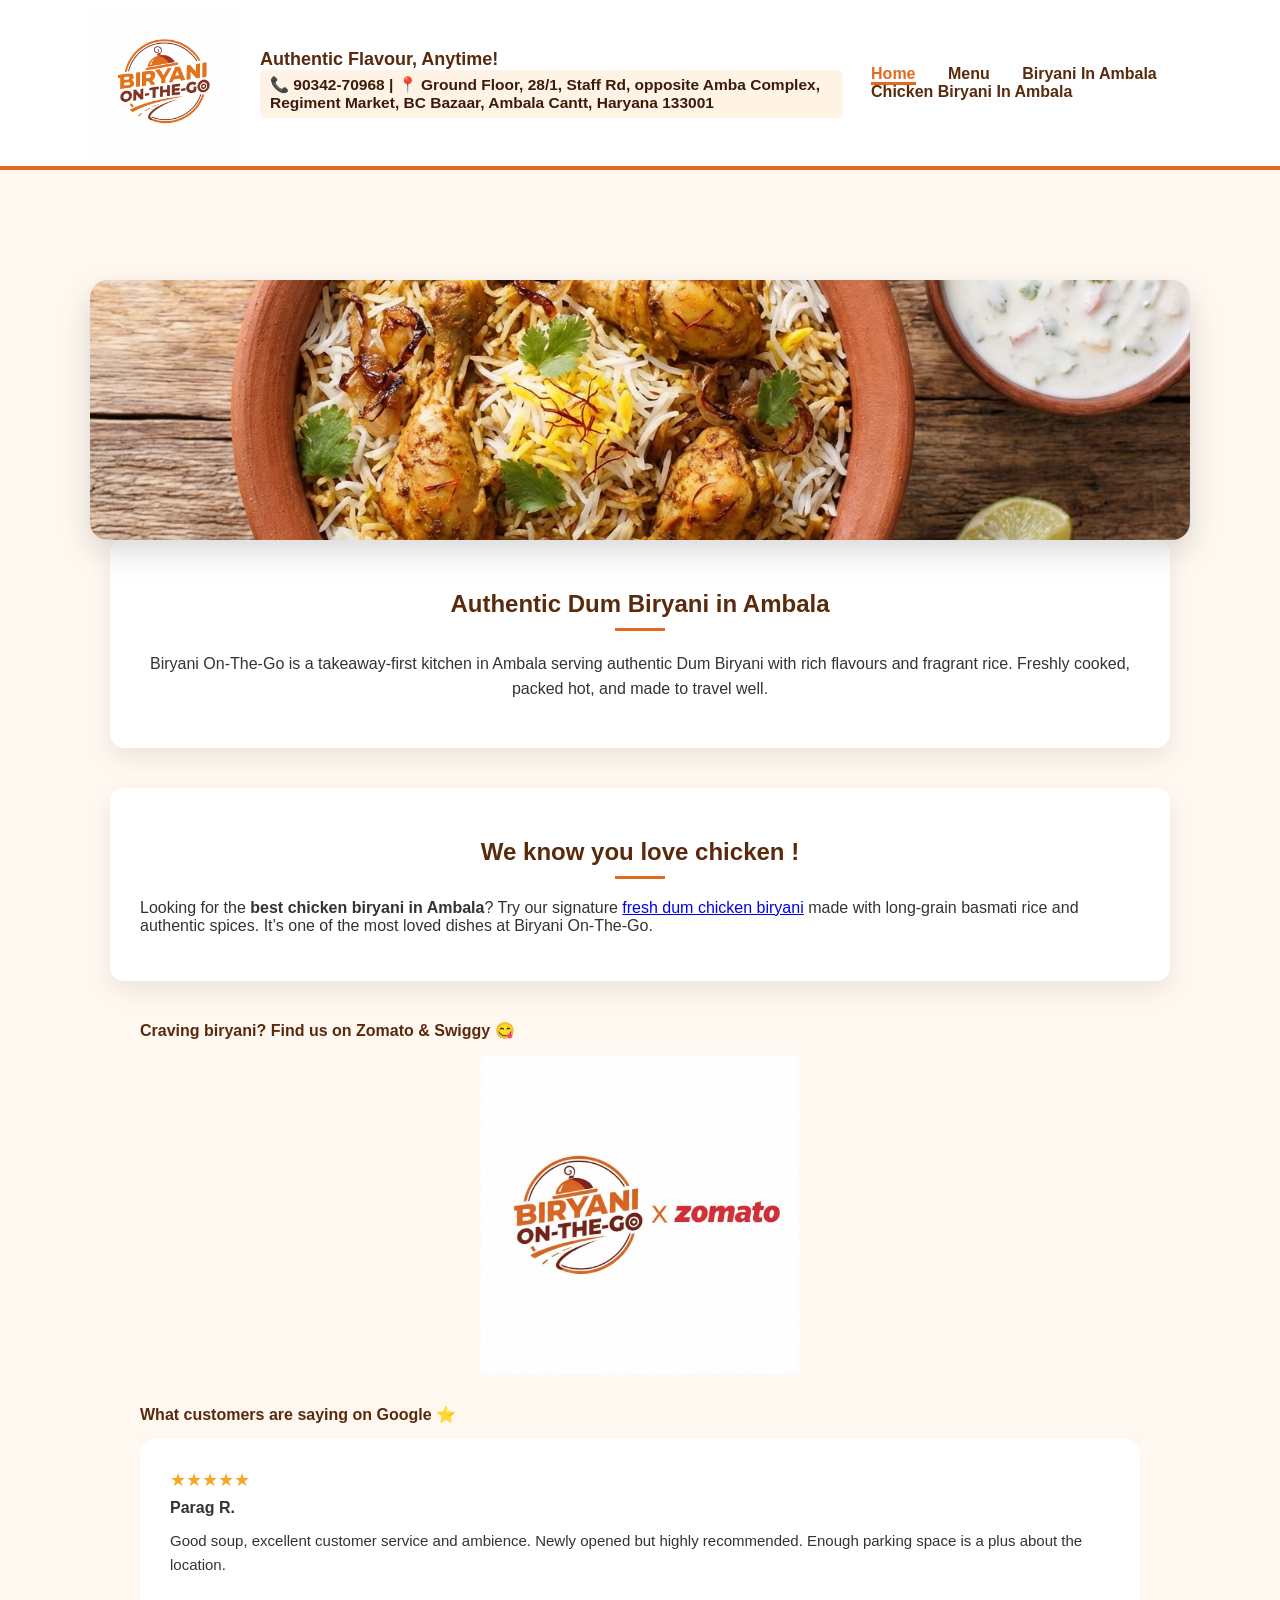
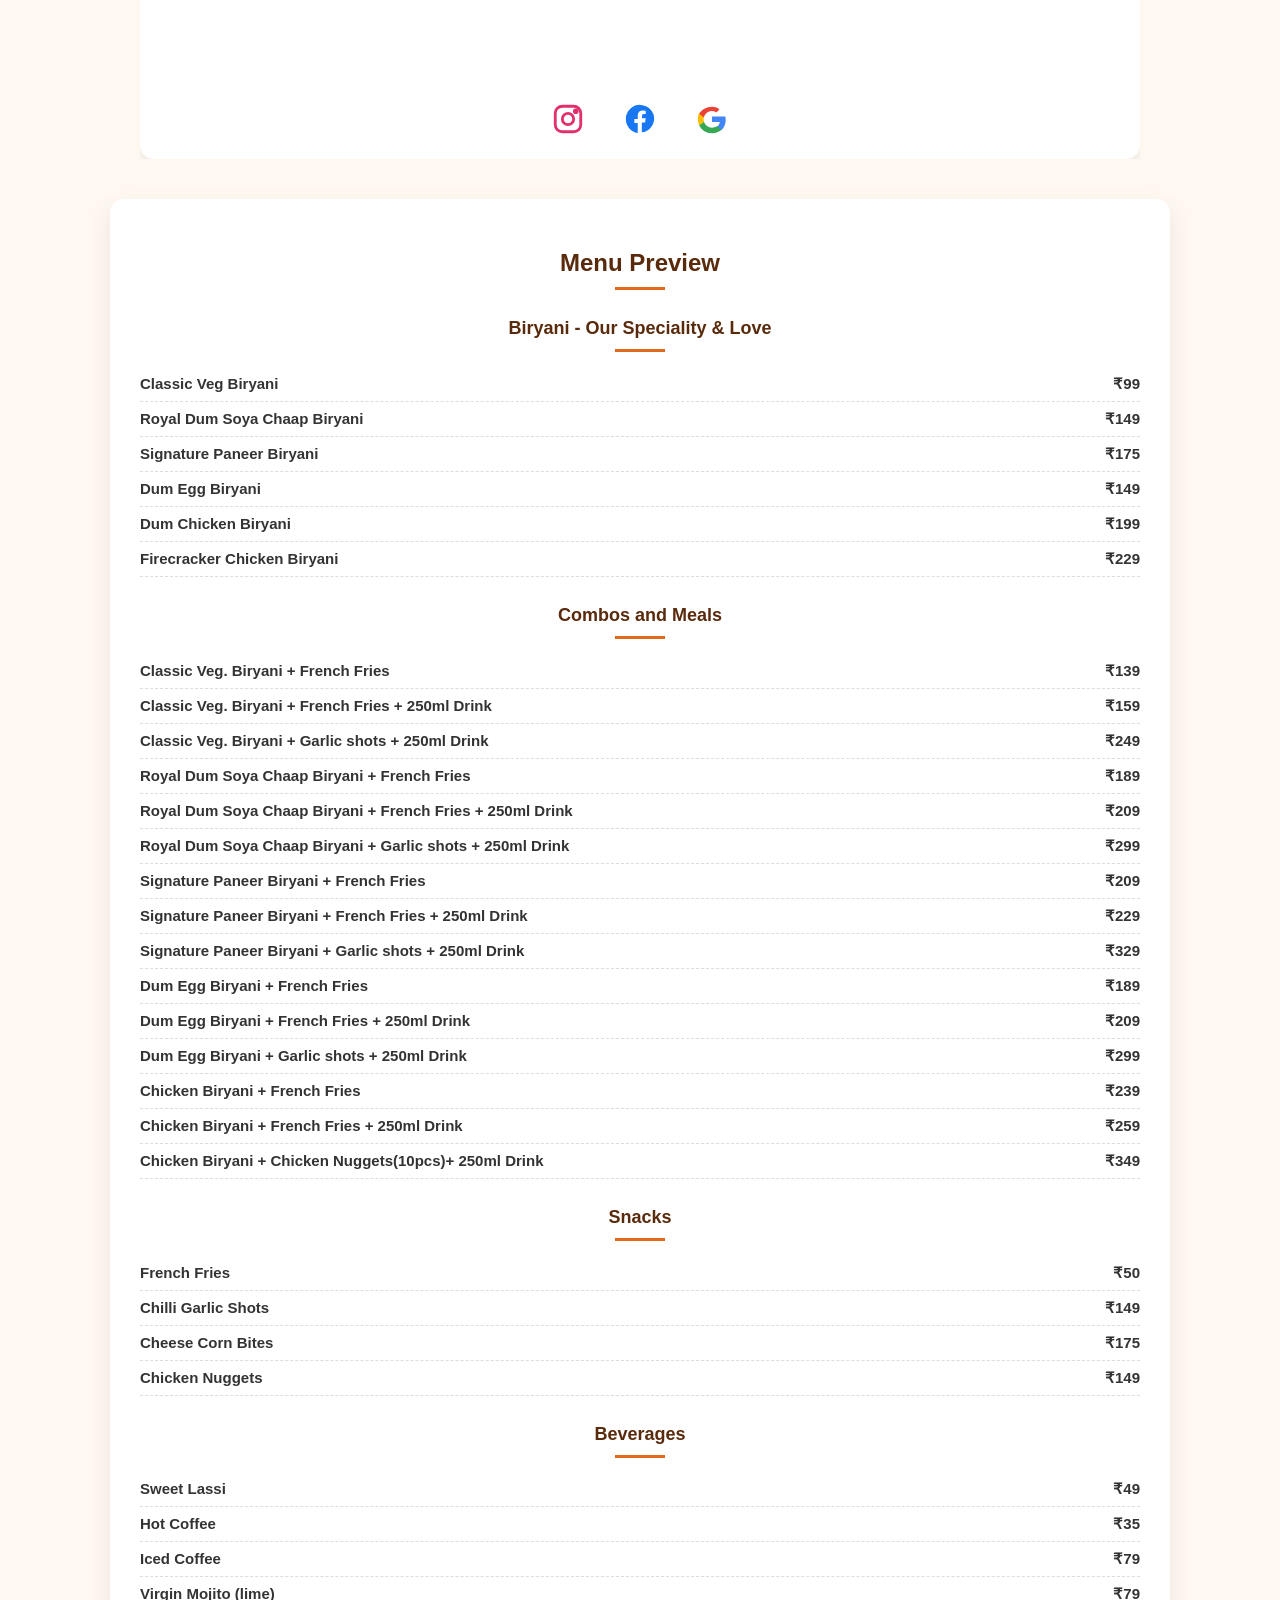
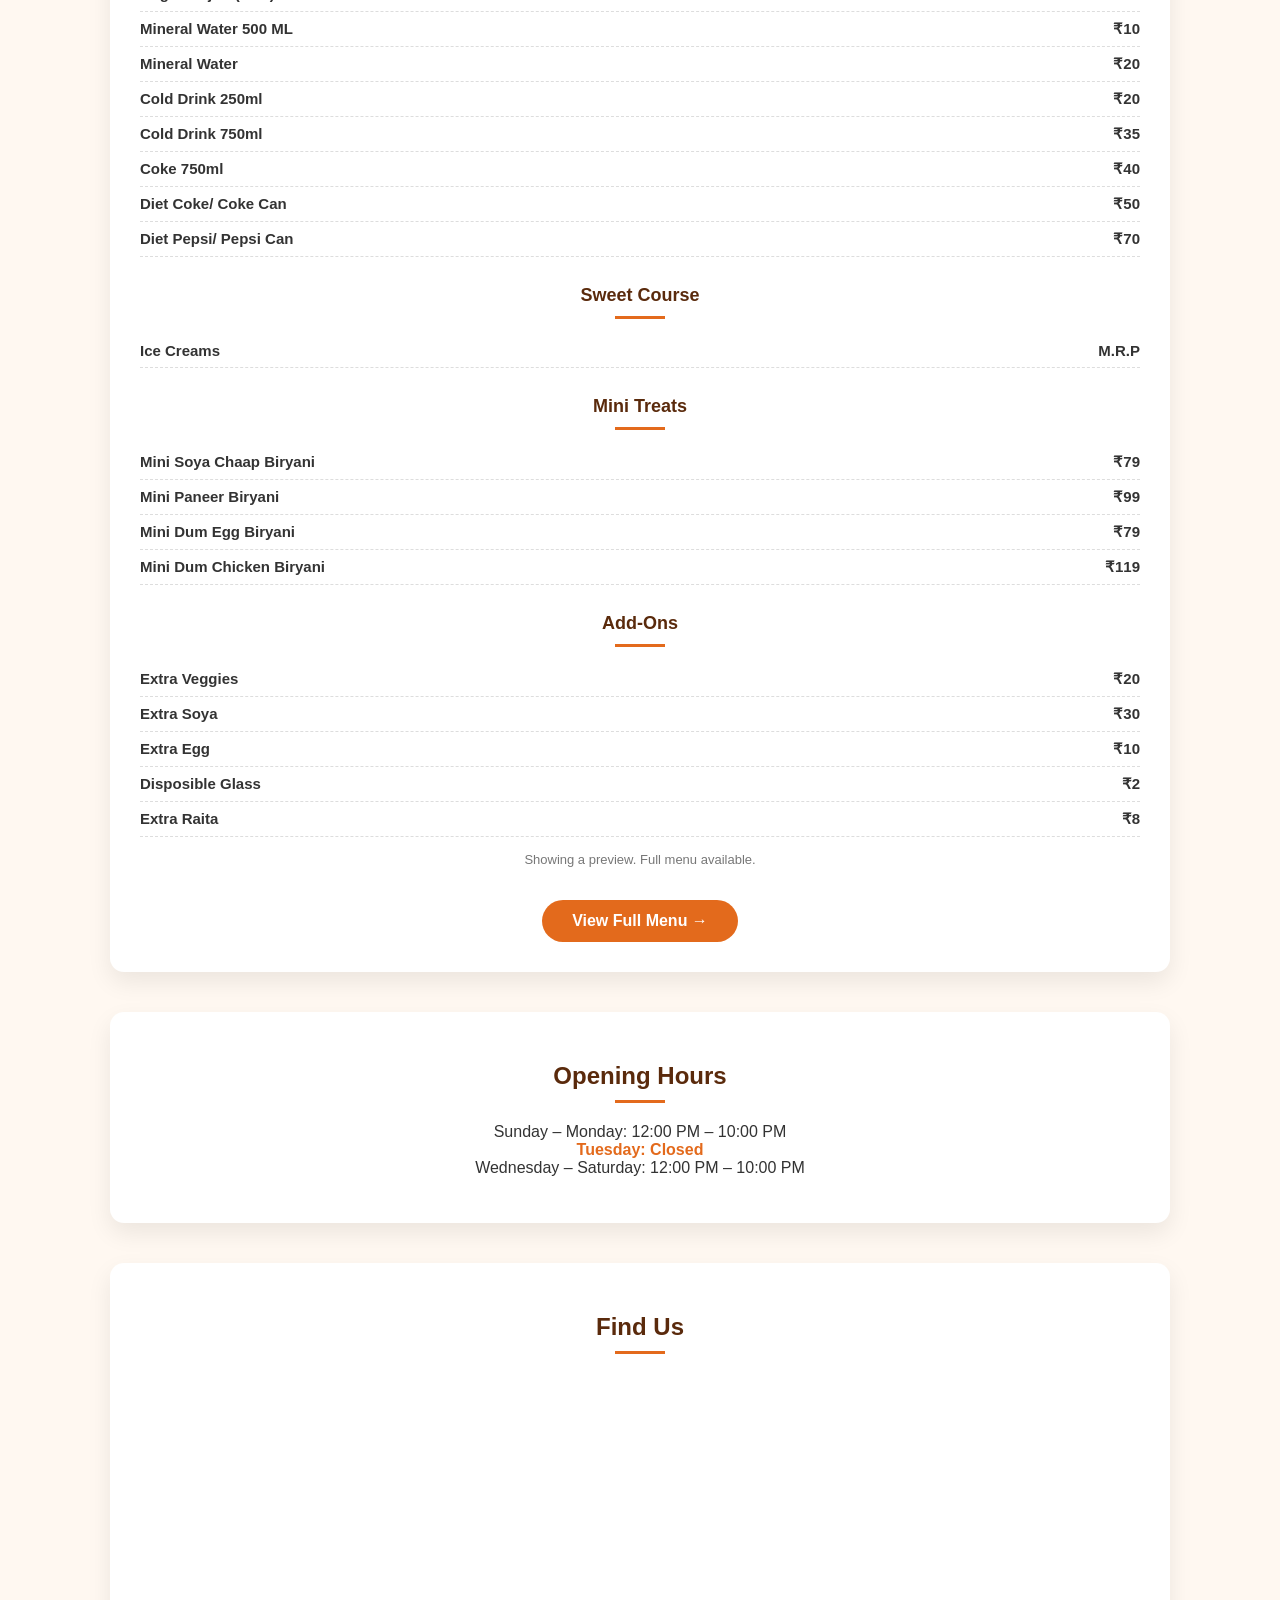
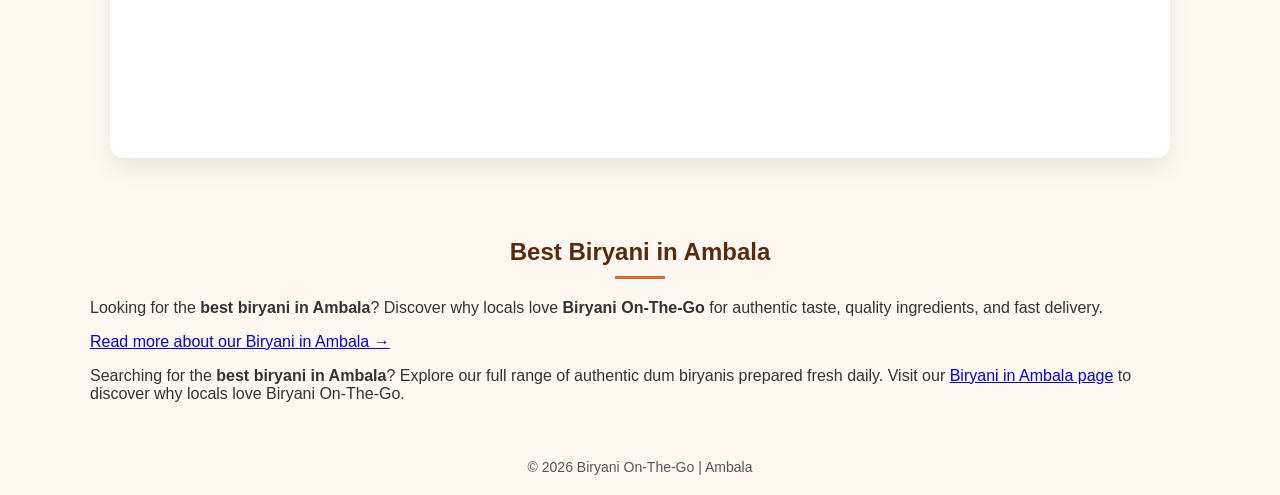
<file: index.html>
<!DOCTYPE html>
<html lang="en-IN">
<head>
 
<meta charset="UTF-8">
<meta name="viewport" content="width=device-width, initial-scale=1.0">
<title>Best Biryani in Ambala | Fresh Dum Chicken & Veg Biryani | Biryani On-The-Go</title>
 <meta name="description" content="Looking for the best biryani in Ambala? Enjoy fresh dum chicken & veg biryani, quick takeaway and delivery from Biryani On-The-Go in Ambala Cantt. Order online or visit us today.">
 <link rel="canonical" href="https://www.biryanionthego.in/">
<!-- FAVICONS -->
<link rel="icon" href="logo.png" sizes="any">
<link rel="icon" type="image/png" sizes="192x192" href="logo.png">
<link rel="icon" type="image/png" sizes="512x512" href="logo.png">
<link rel="apple-touch-icon" sizes="180x180" href="logo.png">

<!-- SOCIAL PREVIEW -->
<meta property="og:type" content="website">
<meta property="og:title" content="Best Biryani in Ambala | Biryani On-The-Go">
<meta property="og:description" content="Fresh dum chicken & veg biryani in Ambala Cantt. Fast takeaway, delivery and authentic flavours at Biryani On-The-Go.">
<meta property="og:image" content="https://www.biryanionthego.in/logo.png">
<meta property="og:url" content="https://www.biryanionthego.in/">
<meta property="og:site_name" content="Biryani On-The-Go">
<meta name="twitter:card" content="summary_large_image">
<!-- Master LocalBusiness Schema for Biryani On-The-Go -->
<script type="application/ld+json">
{
  "@context": "https://schema.org",
  "@type": "Restaurant",
  "name": "Biryani On-The-Go",
  "image": "https://biryanionthego.in/logo.png",
  "url": "https://www.biryanionthego.in/",
  "telephone": "+91-9034270968",
 "address": {
  "@type": "PostalAddress",
  "streetAddress": "Ground Floor, 28/1, Staff Rd, opposite Amba Complex, Regiment Market, BC Bazaar",
  "addressLocality": "Ambala Cantt",
  "addressRegion": "Haryana",
  "postalCode": "133001",
  "addressCountry": "IN"
},
  "geo": {
    "@type": "GeoCoordinates",
    "latitude": "30.348750",
    "longitude": "76.838667"
  },
  "servesCuisine": "Biryani",
  "priceRange": "₹₹",
  "openingHoursSpecification": [{
    "@type": "OpeningHoursSpecification",
    "dayOfWeek": ["Sunday","Monday","Wednesday","Thursday","Friday","Saturday"],
    "opens": "12:00",
    "closes": "22:00"
  }],
  "sameAs": [
    "https://maps.app.goo.gl/kuTEJAHGS1j1XGbo8",
    "https://www.instagram.com/biryanionthegoambala/",
    "https://www.facebook.com/profile.php?id=61585706570533",
    "https://www.zomato.com/ambala/biryani-on-the-go-ambala-locality/order",
    "https://www.swiggy.com/city/ambala/biryani-on-the-go-b-c-bazaar-ambala-cantt-rest1300254"
  ]
}
</script>

<style>
:root{
  --orange:#e36a1c;
  --dark-brown:#5a2a0c;
  --light-bg:#fff8f1;
}

body{
  margin:0;
  font-family:"Segoe UI", Arial, sans-serif;
  background:var(--light-bg);
  color:#333;
  padding-top:140px;
}

/* ===== HEADER ===== */
header{
  position:fixed;
  top:0;
  width:100%;
  background:#fff;
  border-bottom:4px solid var(--orange);
  z-index:999;
}

.header-inner{
  max-width:1100px;
  margin:auto;
  padding:8px 15px;
  display:flex;
  justify-content:space-between;
  align-items:center;
}

.brand{
  display:flex;
  gap:20px;
  align-items:center;
}

header img{
  max-width:150px;
}

.tagline{
  font-size:18px;
  font-weight:bold;
  color:var(--dark-brown);
}

.header-contact{
  font-size:15.5px;
  font-weight:600;
  color:#3b1c08;
  background:#fff3e6;
  padding:6px 10px;
  border-radius:6px;
}

.header-contact a{
  color:#3b1c08;
  text-decoration:none;
}

nav a{
  margin-left:28px;
  text-decoration:none;
  font-weight:600;
  color:var(--dark-brown);
}

nav a.active{
  color:var(--orange);
  border-bottom:3px solid var(--orange);
}

/* ===== IMAGE SLIDER ===== */
.slider{
  margin:120px auto 0;
  max-width:1100px;
  height:420px;
  position:relative;
  overflow:hidden;
  border-radius:18px;
  box-shadow:0 12px 30px rgba(0,0,0,.15);
}

.slide{
  position:absolute;
  inset:0;
  opacity:0;
  transition:opacity 1s ease-in-out;
}

.slide.active{ opacity:1; }

.slide img{
  width:100%;
  height:100%;
  object-fit:cover;
}

/* ===== GENERAL ===== */
section{
  max-width:1000px;
  margin:auto;
  padding:40px 15px;
}

h2{
  text-align:center;
  color:var(--dark-brown);
}

h2::after{
  content:"";
  display:block;
  width:50px;
  height:3px;
  background:var(--orange);
  margin:10px auto;
}

.card{
  background:#fff;
  padding:30px;
  border-radius:14px;
  box-shadow:0 10px 25px rgba(0,0,0,.08);
  margin-bottom:40px;
}

/* ===== DELIVERY + REVIEWS ===== */
.dual-section{
  max-width:1000px;
  margin:40px auto;
  padding:0 15px;
  display:flex;
  gap:30px;
}

.delivery-block,
.review-block{
  width:50%;
}

.delivery-title,
.review-title{
  font-weight:600;
  margin-bottom:15px;
  color:var(--dark-brown);
}

.delivery-slider,
.review-slider{
  height:440px;
  position:relative;
  overflow:hidden;
}

/* DELIVERY SLIDES */
.delivery-slide{
  position:absolute;
  inset:0;
  display:flex;
  align-items:center;
  justify-content:center;
  opacity:0;
  transition:opacity 1.2s ease-in-out;
}

.delivery-slide.active{ opacity:1; }

.delivery-slide img{
  max-height:320px;
  max-width:100%;
  object-fit:contain;
}

/* REVIEW SLIDES */
.review-card{
  position:absolute;
  inset:0;
  background:#fff;
  padding:30px;
  border-radius:14px;
  box-shadow:0 10px 25px rgba(0,0,0,.08);
  opacity:0;
  transition:opacity 1.2s ease-in-out;
}

.review-card.active{ opacity:1; }

.review-stars{
  color:#f5a623;
  font-size:18px;
}

.review-name{
  font-weight:700;
  margin:8px 0 12px;
}

.review-text{
  font-size:15px;
  line-height:1.6;
}

/* ===== MODERN SOCIAL ICONS ===== */
.social-icons{
  position:absolute;
  bottom:18px;
  left:50%;
  transform:translateX(-50%);
  display:flex;
  gap:28px;
}

.social-icons a{
  position:relative;
  width:44px;
  height:44px;
  display:flex;
  align-items:center;
  justify-content:center;
}

.social-icons svg{
  width:34px;
  height:34px;
}

/* Hover labels */
.social-icons a::after{
  content:attr(data-label);
  position:absolute;
  bottom:52px;
  background:#222;
  color:#fff;
  font-size:12px;
  padding:5px 10px;
  border-radius:6px;
  opacity:0;
  white-space:nowrap;
  transition:.25s ease;
}

.social-icons a:hover::after{
  opacity:1;
}

/* ABOUT */
.about-text{
  text-align:center;
  font-size:16px;
  line-height:1.6;
}

/* LIVE MENU PREVIEW */
#live-menu-container h2{
  font-size:18px;
  margin-top:28px;
}

#live-menu-container .menu-item{
  display:flex;
  justify-content:space-between;
  padding:8px 0;
  border-bottom:1px dashed #ddd;
  font-size:15px;
}

#live-menu-container .sub-item{
  margin-left:18px;
  font-size:14px;
}

#live-menu-container .price{
  font-weight:700;
}

.menu-preview-note{
  text-align:center;
  font-size:13px;
  color:#777;
  margin-top:15px;
}

.view-full-menu{
  display:inline-block;
  margin-top:20px;
  padding:12px 30px;
  background:var(--orange);
  color:#fff;
  border-radius:30px;
  text-decoration:none;
  font-weight:bold;
}

/* HOURS */
.hours ul{
  list-style:none;
  padding:0;
  text-align:center;
}

.closed{
  color:var(--orange);
  font-weight:bold;
}

/* MAP */
.map iframe{
  width:100%;
  height:350px;
  border:0;
  border-radius:12px;
}

/* FOOTER */
footer{
  text-align:center;
  padding:20px;
  font-size:14px;
  color:#555;
}

/* ===== MOBILE ===== */
@media(max-width:768px){
  body{
    padding-top:290px;
  }

  .header-inner{
    flex-direction:column;
    text-align:center;
  }

  .brand{
    flex-direction:column;
  }
}

  .slider{
    height:260px;
    margin-top:140px;
  }

  .dual-section{
    flex-direction:column;
  }

  .delivery-block,
  .review-block{
    width:100%;
  }

  .delivery-slider,
  .review-slider{
    height:320px;
  }
}
</style>
</head>

<body>

<header>
  <div class="header-inner">
    <div class="brand">
      <img src="logo.png" alt="Biryani On-The-Go Logo">
      <div>
        <div class="tagline">Authentic Flavour, Anytime!</div>
        <div class="header-contact">
  <a href="tel:9034270968">📞 90342-70968</a> |
  <a href="https://maps.google.com/?q=Ground+Floor+28/1+Staff+Rd+opposite+Amba+Complex+Regiment+Market+BC+Bazaar+Ambala+Cantt+Haryana+133001" target="_blank">
    📍 Ground Floor, 28/1, Staff Rd, opposite Amba Complex, Regiment Market, BC Bazaar, Ambala Cantt, Haryana 133001
  </a>
</div>
      </div>
    </div>

    <nav>
      <a href="/" class="active">Home</a>
      <a href="Menu.html">Menu</a>
      <a href="biryani-in-ambala.html">Biryani In Ambala</a>
      <a href="chicken-biryani-in-ambala.html">Chicken Biryani In Ambala</a>
    </nav>
  </div>
</header>

<div class="slider">
  <div class="slide active"><img src="food1.jpg" alt="Chicken Biryani"></div>
  <div class="slide"><img src="food2.jpg" alt="Cheese corn Bites"></div>
  <div class="slide"><img src="food3.jpg" alt="Paneer Biryani"></div>
  <div class="slide"><img src="food4.jpg" alt="Veg Biryani"></div>
</div>

<section class="card">
 <h2>Authentic Dum Biryani in Ambala</h2>
  <p class="about-text">
    Biryani On-The-Go is a takeaway-first kitchen in Ambala serving authentic Dum
    Biryani with rich flavours and fragrant rice. Freshly cooked, packed hot, and
    made to travel well.
  </p>
</section>
  <section class="card">
  <h2>We know you love chicken !</h2>
  <p>Looking for the <strong>best chicken biryani in Ambala</strong>? 
Try our signature <a href="chicken-biryani-in-ambala.html">fresh dum chicken biryani</a> made with long-grain basmati rice and authentic spices. 
It’s one of the most loved dishes at Biryani On-The-Go.
</p>
</section>

<div class="dual-section">

  <div class="delivery-block">
    <div class="delivery-title">
      Craving biryani? Find us on Zomato & Swiggy 😋
    </div>
    <div class="delivery-slider">
      <div class="delivery-slide active"><img src="zomato.png" alt="Zomato"></div>
      <div class="delivery-slide"><img src="swiggy.png" alt="Swiggy"></div>
    </div>
  </div>

  <div class="review-block">
    <div class="review-title">What customers are saying on Google ⭐</div>
    <div class="review-slider">

      <div class="review-card active">
        <div class="review-stars">★★★★★</div>
        <div class="review-name">Parag R.</div>
        <div class="review-text">
          Good soup, excellent customer service and ambience. Newly opened but highly recommended. Enough parking space is a plus about the location.
        </div>
      </div>

      <div class="review-card">
        <div class="review-stars">★★★★★</div>
        <div class="review-name">Usf S.</div>
        <div class="review-text">
          I loved the chicken biryani from Biryani-on-The-go. The taste of chicken was well marinated in wholesome basmati rice. Highly recommended to try once.
        </div>
      </div>

      <div class="review-card">
        <div class="review-stars">★★★★★</div>
        <div class="review-name">Ankita R.</div>
        <div class="review-text">
          Delicious biryani with great aroma and taste. The rice is well-cooked, spices are perfectly balanced, and the portion size is satisfying. Packaging is neat and convenient for takeout, and service is quick.
        </div>
      </div>

      <div class="review-card">
        <div class="review-stars">★★★★★</div>
        <div class="review-name">Ved N.</div>
        <div class="review-text">
          Nice and affordable food , tried their chef special, loved it
        </div>
      </div>

      <!-- SOCIAL ICONS -->
      <div class="social-icons">
        <a href="https://www.instagram.com/biryanionthegoambala/" target="_blank" data-label="Instagram">
          <svg viewBox="0 0 24 24" fill="none" stroke="#E1306C" stroke-width="2">
            <rect x="3" y="3" width="18" height="18" rx="5"/>
            <circle cx="12" cy="12" r="4"/>
            <circle cx="17.5" cy="6.5" r="1"/>
          </svg>
        </a>

        <a href="https://www.facebook.com/profile.php?id=61585706570533" target="_blank" data-label="Facebook">
          <svg viewBox="0 0 24 24" fill="#1877F2">
            <path d="M22 12a10 10 0 1 0-11.6 9.9v-7H8v-2.9h2.4V9.7c0-2.4 1.4-3.7 3.6-3.7 1 0 2 .2 2 .2v2.2h-1.1c-1.1 0-1.5.7-1.5 1.4v1.7H16l-.4 2.9h-2.3v7A10 10 0 0 0 22 12z"/>
          </svg>
        </a>

        <a href="https://share.google/IXsiswoSGpYN1tvb9" target="_blank" data-label="Google">
          <svg viewBox="0 0 24 24">
            <path fill="#4285F4" d="M21.6 12.23c0-.82-.07-1.42-.22-2.04H12v3.86h5.5c-.11.96-.71 2.41-2.03 3.38l-.02.13 2.99 2.32.21.02c1.96-1.81 3.09-4.48 3.09-7.67z"/>
            <path fill="#34A853" d="M12 22c2.7 0 4.97-.89 6.63-2.42l-3.16-2.45c-.85.59-2.01 1-3.47 1-2.67 0-4.93-1.81-5.74-4.31l-.13.01-3.13 2.42-.04.12C4.63 19.98 8.08 22 12 22z"/>
            <path fill="#FBBC05" d="M6.26 13.82a6.9 6.9 0 0 1 0-3.64l-.01-.12-3.17-2.46-.1.05A10 10 0 0 0 2 12c0 1.63.39 3.17 1.08 4.52l3.18-2.45z"/>
            <path fill="#EA4335" d="M12 6.31c1.47 0 2.46.64 3.03 1.18l2.2-2.15C15.98 3.9 14.7 3.31 12 3.31c-3.92 0-7.37 2.02-9.03 5.02l3.27 2.55C7.07 8.13 9.33 6.31 12 6.31z"/>
          </svg>
        </a>
      </div>

    </div>
  </div>

</div>

<section class="card">
  <h2>Menu Preview</h2>
  <div id="live-menu-container">
    <p style="text-align:center;color:#999;">Loading menu…</p>
  </div>
  <p class="menu-preview-note">Showing a preview. Full menu available.</p>
  <div style="text-align:center;">
    <a href="Menu.html" class="view-full-menu">View Full Menu →</a>
  </div>
</section>

<section class="card hours">
  <h2>Opening Hours</h2>
  <ul>
    <li>Sunday – Monday: 12:00 PM – 10:00 PM</li>
    <li class="closed">Tuesday: Closed</li>
    <li>Wednesday – Saturday: 12:00 PM – 10:00 PM</li>
  </ul>
</section>

<section class="card map">
  <h2>Find Us</h2>
  <iframe   src="https://www.google.com/maps?q=30.348750,76.838667&hl=en&z=16&output=embed"
    loading="lazy"></iframe>
</section>
<section style="padding:20px; max-width:1100px; margin:auto;">
    <h2>Best Biryani in Ambala</h2>
    <p>
        Looking for the <strong>best biryani in Ambala</strong>?  
        Discover why locals love <strong>Biryani On-The-Go</strong> for authentic taste, quality ingredients, and fast delivery.
    </p>
    <p>
        <a href="biryani-in-ambala.html">Read more about our Biryani in Ambala →</a>
    </p>
  <p>
Searching for the <strong>best biryani in Ambala</strong>? 
Explore our full range of authentic dum biryanis prepared fresh daily. 
Visit our <a href="biryani-in-ambala.html">Biryani in Ambala page</a> to discover why locals love Biryani On-The-Go.
</p>
</section>

<footer>
  © 2026 Biryani On-The-Go | Ambala
</footer>

<script>
let slides=document.querySelectorAll(".slide"),i=0;
setInterval(()=>{slides[i].classList.remove("active");i=(i+1)%slides.length;slides[i].classList.add("active");},4000);

let dSlides=document.querySelectorAll(".delivery-slide"),d=0;
setInterval(()=>{dSlides[d].classList.remove("active");d=(d+1)%dSlides.length;dSlides[d].classList.add("active");},3500);

let rSlides=document.querySelectorAll(".review-card"),r=0;
setInterval(()=>{rSlides[r].classList.remove("active");r=(r+1)%rSlides.length;rSlides[r].classList.add("active");},4500);

fetch("Menu.html")
  .then(r=>r.text())
  .then(html=>{
    const doc=new DOMParser().parseFromString(html,"text/html");
    const menu=doc.querySelector("#menu-content");
    document.getElementById("live-menu-container").innerHTML =
      menu ? menu.innerHTML : "<p>Menu unavailable.</p>";
  });
</script>

</body>
</html>
</file>
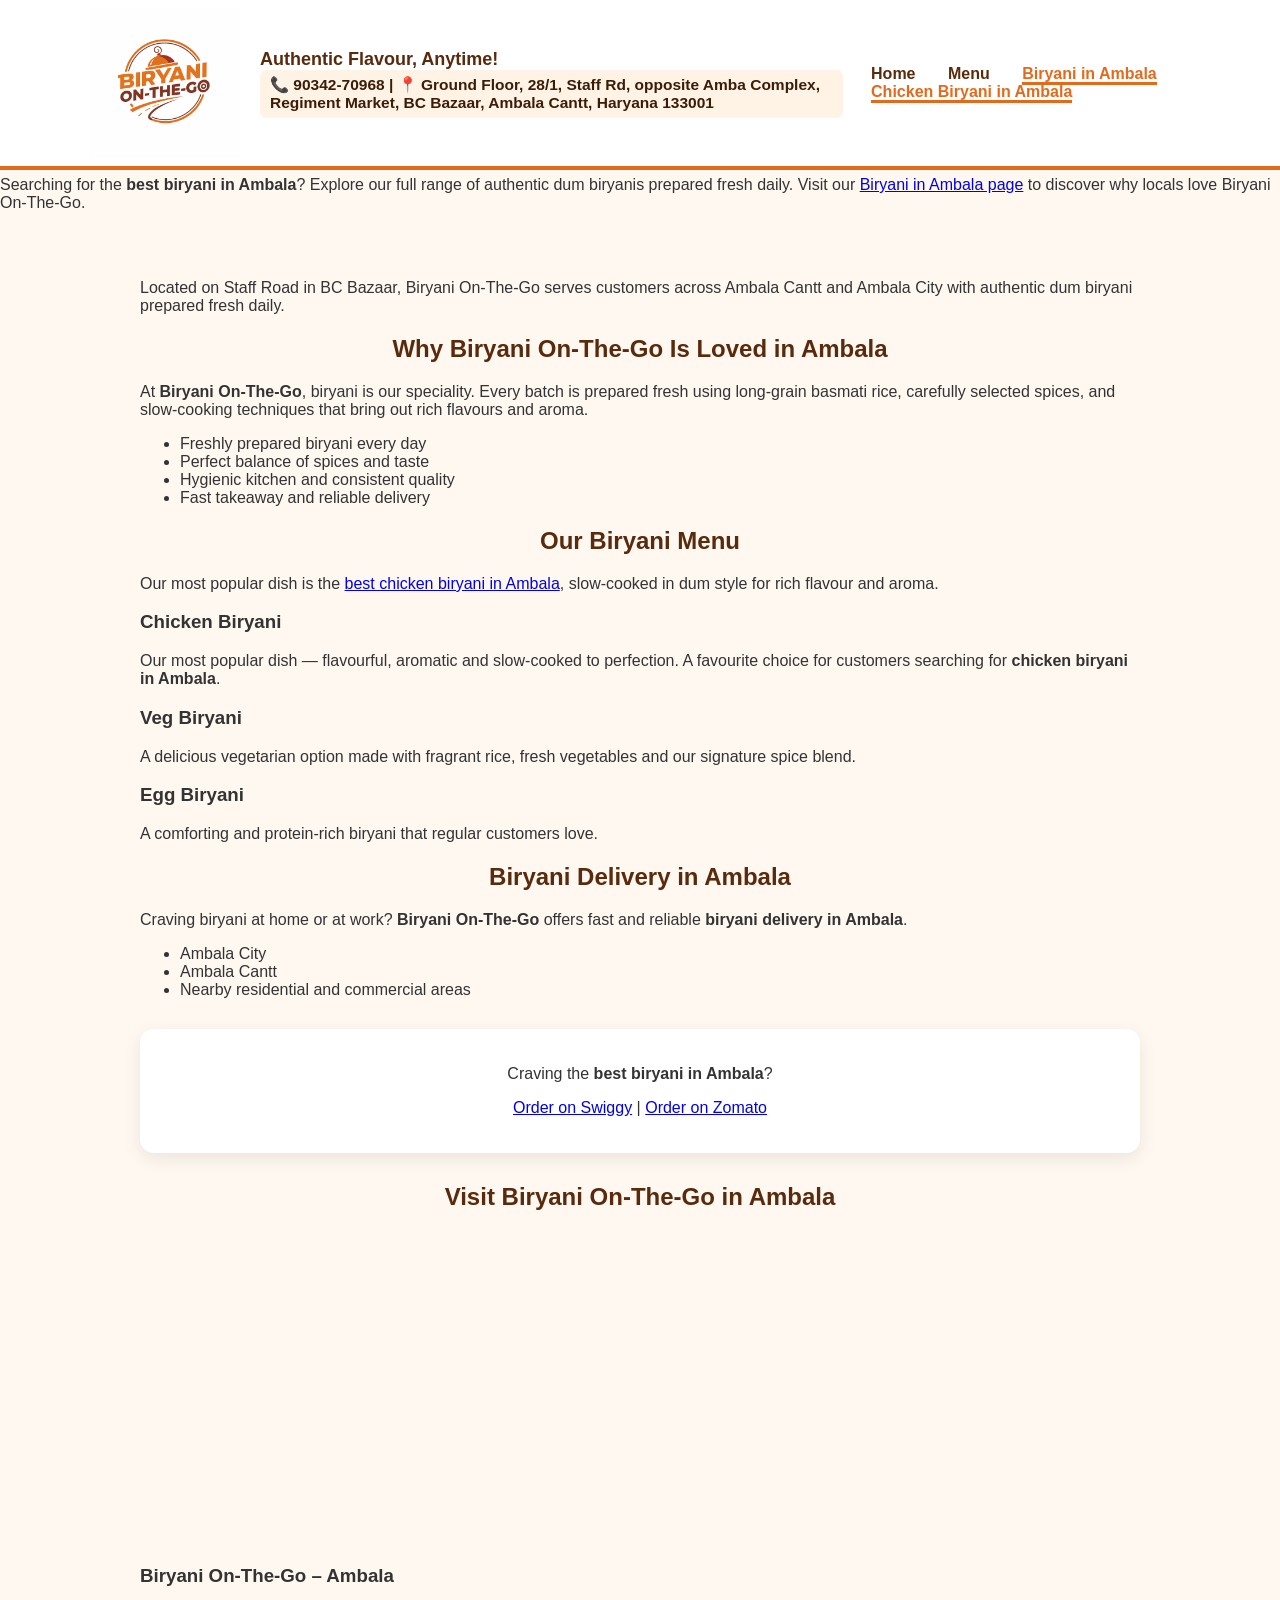
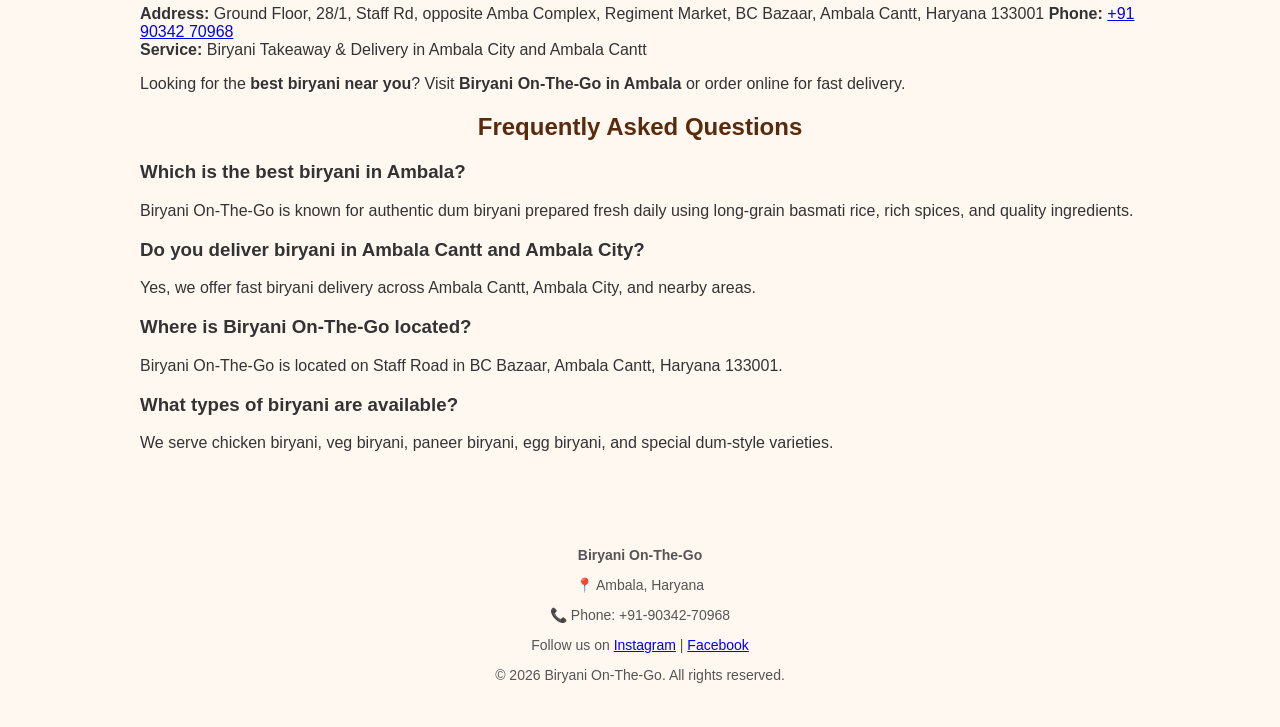
<file: biryani-in-ambala.html>
<!DOCTYPE html>
<html lang="en">
<head>
 
<meta charset="UTF-8">
<meta name="viewport" content="width=device-width, initial-scale=1.0">

<title>Biryani in Ambala | Best Dum Biryani – Biryani On-The-Go</title>

<meta name="description" content="Looking for the best biryani in Ambala? Biryani On-The-Go serves fresh chicken, veg and egg biryani with fast delivery across Ambala City and Ambala Cantt.">
 <link rel="canonical" href="https://www.biryanionthego.in/biryani-in-ambala.html">
<link rel="icon" type="image/png" href="logo.png">

  <p>
Searching for the <strong>best biryani in Ambala</strong>? 
Explore our full range of authentic dum biryanis prepared fresh daily. 
Visit our <a href="biryani-in-ambala.html">Biryani in Ambala page</a> to discover why locals love Biryani On-The-Go.
</p>

<!-- SOCIAL PREVIEW -->
<meta property="og:type" content="website">
<meta property="og:title" content="Biryani in Ambala | Biryani On-The-Go">
<meta property="og:description" content="Authentic Dum Biryani in Ambala. Order fresh chicken & veg biryani from Biryani On-The-Go.">
<meta property="og:image" content="https://www.biryanionthego.in/logo.png">
<meta property="og:url" content="https://www.biryanionthego.in/biryani-in-ambala.html">
<meta property="og:site_name" content="Biryani On-The-Go">
<meta name="twitter:card" content="summary_large_image">

<!-- MASTER RESTAURANT SCHEMA -->
<script type="application/ld+json">
{
  "@context": "https://schema.org",
  "@type": "Restaurant",
  "name": "Biryani On-The-Go",
  "image": "https://biryanionthego.in/logo.png",
  "url": "https://www.biryanionthego.in/",
  "telephone": "+91-9034270968",
 "address": {
  "@type": "PostalAddress",
  "streetAddress": "Ground Floor, 28/1, Staff Rd, opposite Amba Complex, Regiment Market, BC Bazaar",
  "addressLocality": "Ambala Cantt",
  "addressRegion": "Haryana",
  "postalCode": "133001",
  "addressCountry": "IN"
},
  "geo": {
    "@type": "GeoCoordinates",
    "latitude": "30.348750",
    "longitude": "76.838667"
  },
  "servesCuisine": "Biryani",
  "priceRange": "₹₹",
  "openingHoursSpecification": [{
    "@type": "OpeningHoursSpecification",
    "dayOfWeek": ["Sunday","Monday","Wednesday","Thursday","Friday","Saturday"],
    "opens": "12:00",
    "closes": "22:00"
  }],
  "sameAs": [
    "https://maps.app.goo.gl/kuTEJAHGS1j1XGbo8",
    "https://www.instagram.com/biryanionthegoambala/",
    "https://www.facebook.com/profile.php?id=61585706570533",
    "https://www.zomato.com/ambala/biryani-on-the-go-ambala-locality/order",
    "https://www.swiggy.com/city/ambala/biryani-on-the-go-b-c-bazaar-ambala-cantt-rest1300254"
  ]
}
</script>

<style>
:root{
  --orange:#e36a1c;
  --dark-brown:#5a2a0c;
  --light-bg:#fff8f1;
}

body{
  margin:0;
  font-family:"Segoe UI", Arial, sans-serif;
  background:var(--light-bg);
  color:#333;
  padding-top:160px;
}

header{
  position:fixed;
  top:0;
  width:100%;
  background:#fff;
  border-bottom:4px solid var(--orange);
  z-index:999;
}

.header-inner{
  max-width:1100px;
  margin:auto;
  padding:8px 15px;
  display:flex;
  justify-content:space-between;
  align-items:center;
}

.brand{
  display:flex;
  gap:20px;
  align-items:center;
}

header img{
  max-width:150px;
}

.tagline{
  font-size:18px;
  font-weight:bold;
  color:var(--dark-brown);
}

.header-contact{
  font-size:15.5px;
  font-weight:600;
  color:#3b1c08;
  background:#fff3e6;
  padding:6px 10px;
  border-radius:6px;
}

.header-contact a{
  color:#3b1c08;
  text-decoration:none;
}

nav a{
  margin-left:28px;
  text-decoration:none;
  font-weight:600;
  color:var(--dark-brown);
}

nav a.active{
  color:var(--orange);
  border-bottom:3px solid var(--orange);
}

@media (max-width:768px){
  body{ padding-top:260px; }

  .header-inner{
    flex-direction:column;
    gap:10px;
    text-align:center;
  }

  .brand{
    flex-direction:column;
    gap:8px;
  }

  nav a{
    margin:0 12px;
  }
}

main{
  max-width:1000px;
  margin:auto;
  padding:35px 15px;
}

h2{
  text-align:center;
  color:var(--dark-brown);
}

.cta{
  background:#fff;
  padding:20px;
  border-radius:14px;
  text-align:center;
  box-shadow:0 6px 18px rgba(0,0,0,.08);
  margin:30px 0;
}

footer{
  text-align:center;
  padding:30px 15px;
  font-size:14px;
  color:#555;
}
</style>
</head>

<body>

<header>
  <div class="header-inner">
    <div class="brand">
      <img src="logo.png" alt="Biryani On-The-Go Logo">
      <div>
        <div class="tagline">Authentic Flavour, Anytime!</div>
      <div class="header-contact">
  <a href="tel:9034270968">📞 90342-70968</a> |
  <a href="https://maps.google.com/?q=Ground+Floor+28/1+Staff+Rd+opposite+Amba+Complex+Regiment+Market+BC+Bazaar+Ambala+Cantt+Haryana+133001" target="_blank">
    📍 Ground Floor, 28/1, Staff Rd, opposite Amba Complex, Regiment Market, BC Bazaar, Ambala Cantt, Haryana 133001
  </a>
</div>
      </div>
    </div>

    <nav>
      <a href="/">Home</a>
      <a href="Menu.html">Menu</a>
      <a href="biryani-in-ambala.html" class="active">Biryani in Ambala</a>
      <a href="chicken-biryani-in-ambala.html" class="active">Chicken Biryani in Ambala</a>
    </nav>
  </div>
</header>

<main>

  <p>
Located on Staff Road in BC Bazaar, Biryani On-The-Go serves customers across Ambala Cantt and Ambala City with authentic dum biryani prepared fresh daily.
</p>

<h2>Why Biryani On-The-Go Is Loved in Ambala</h2>
<p>
At <strong>Biryani On-The-Go</strong>, biryani is our speciality. Every batch is prepared fresh using
long-grain basmati rice, carefully selected spices, and slow-cooking techniques that bring out
rich flavours and aroma.
</p>

<ul>
  <li>Freshly prepared biryani every day</li>
  <li>Perfect balance of spices and taste</li>
  <li>Hygienic kitchen and consistent quality</li>
  <li>Fast takeaway and reliable delivery</li>
</ul>

<h2>Our Biryani Menu</h2>
<p>
Our most popular dish is the <a href="chicken-biryani-in-ambala.html">best chicken biryani in Ambala</a>, 
slow-cooked in dum style for rich flavour and aroma.
</p>
<h3>Chicken Biryani</h3>
<p>
Our most popular dish — flavourful, aromatic and slow-cooked to perfection.
A favourite choice for customers searching for <strong>chicken biryani in Ambala</strong>.
</p>

<h3>Veg Biryani</h3>
<p>
A delicious vegetarian option made with fragrant rice, fresh vegetables and our signature spice blend.
</p>

<h3>Egg Biryani</h3>
<p>
A comforting and protein-rich biryani that regular customers love.
</p>

<h2>Biryani Delivery in Ambala</h2>
<p>
Craving biryani at home or at work?
<strong>Biryani On-The-Go</strong> offers fast and reliable
<strong>biryani delivery in Ambala</strong>.
</p>

<ul>
  <li>Ambala City</li>
  <li>Ambala Cantt</li>
  <li>Nearby residential and commercial areas</li>
</ul>

<div class="cta">
  <p>Craving the <strong>best biryani in Ambala</strong>?</p>
  <p>
    <a href="https://www.swiggy.com/city/ambala/biryani-on-the-go-b-c-bazaar-ambala-cantt-rest1300254">Order on Swiggy</a> |
    <a href="https://www.zomato.com/ambala/biryani-on-the-go-ambala-locality/order" target="_blank">Order on Zomato</a>
  </p>
</div>

<h2>Visit Biryani On-The-Go in Ambala</h2>
<iframe
  src="https://www.google.com/maps?q=30.348750,76.838667&hl=en&z=16&output=embed"
  width="100%"
  height="300"
  style="border:0;"
  loading="lazy">
</iframe>

<section style="margin-top:30px;">
  <h3>Biryani On-The-Go – Ambala</h3>
  <p>
   <strong>Address:</strong> Ground Floor, 28/1, Staff Rd, opposite Amba Complex, Regiment Market, BC Bazaar, Ambala Cantt, Haryana 133001
    <strong>Phone:</strong> <a href="tel:+919034270968">+91 90342 70968</a><br>
    <strong>Service:</strong> Biryani Takeaway & Delivery in Ambala City and Ambala Cantt
  </p>
  <p>
    Looking for the <strong>best biryani near you</strong>?
    Visit <strong>Biryani On-The-Go in Ambala</strong> or order online for fast delivery.
  </p>
</section>
<section class="card">
  <h2>Frequently Asked Questions</h2>

  <h3>Which is the best biryani in Ambala?</h3>
  <p>
    Biryani On-The-Go is known for authentic dum biryani prepared fresh daily using long-grain basmati rice, rich spices, and quality ingredients.
  </p>

  <h3>Do you deliver biryani in Ambala Cantt and Ambala City?</h3>
  <p>
    Yes, we offer fast biryani delivery across Ambala Cantt, Ambala City, and nearby areas.
  </p>

  <h3>Where is Biryani On-The-Go located?</h3>
  <p>
    Biryani On-The-Go is located on Staff Road in BC Bazaar, Ambala Cantt, Haryana 133001.
  </p>

  <h3>What types of biryani are available?</h3>
  <p>
    We serve chicken biryani, veg biryani, paneer biryani, egg biryani, and special dum-style varieties.
  </p>
</section>
</main>

<footer>
  <p><strong>Biryani On-The-Go</strong></p>
  <p>📍 Ambala, Haryana</p>
  <p>📞 Phone: +91-90342-70968</p>
  <p>
    Follow us on
    <a href="https://www.instagram.com/biryanionthegoambala/" target="_blank">Instagram</a> |
    <a href="https://www.facebook.com/profile.php?id=61585706570533" target="_blank">Facebook</a>
  </p>
  <p>&copy; 2026 Biryani On-The-Go. All rights reserved.</p>
</footer>
<script type="application/ld+json">
{
  "@context":"https://schema.org",
  "@type":"FAQPage",
  "mainEntity":[
    {
      "@type":"Question",
      "name":"Which is the best biryani in Ambala?",
      "acceptedAnswer":{
        "@type":"Answer",
        "text":"Biryani On-The-Go is known for authentic dum biryani prepared fresh daily using long-grain basmati rice, rich spices, and quality ingredients."
      }
    },
    {
      "@type":"Question",
      "name":"Do you deliver biryani in Ambala Cantt and Ambala City?",
      "acceptedAnswer":{
        "@type":"Answer",
        "text":"Yes, Biryani On-The-Go offers fast biryani delivery across Ambala Cantt, Ambala City, and nearby areas."
      }
    },
    {
      "@type":"Question",
      "name":"Where is Biryani On-The-Go located?",
      "acceptedAnswer":{
        "@type":"Answer",
        "text":"Biryani On-The-Go is located on Staff Road in BC Bazaar, Ambala Cantt, Haryana 133001."
      }
    },
    {
      "@type":"Question",
      "name":"What types of biryani are available?",
      "acceptedAnswer":{
        "@type":"Answer",
        "text":"We serve chicken biryani, veg biryani, paneer biryani, egg biryani, and special dum-style varieties."
      }
    }
  ]
}
</script>
</body>
</html>
</file>
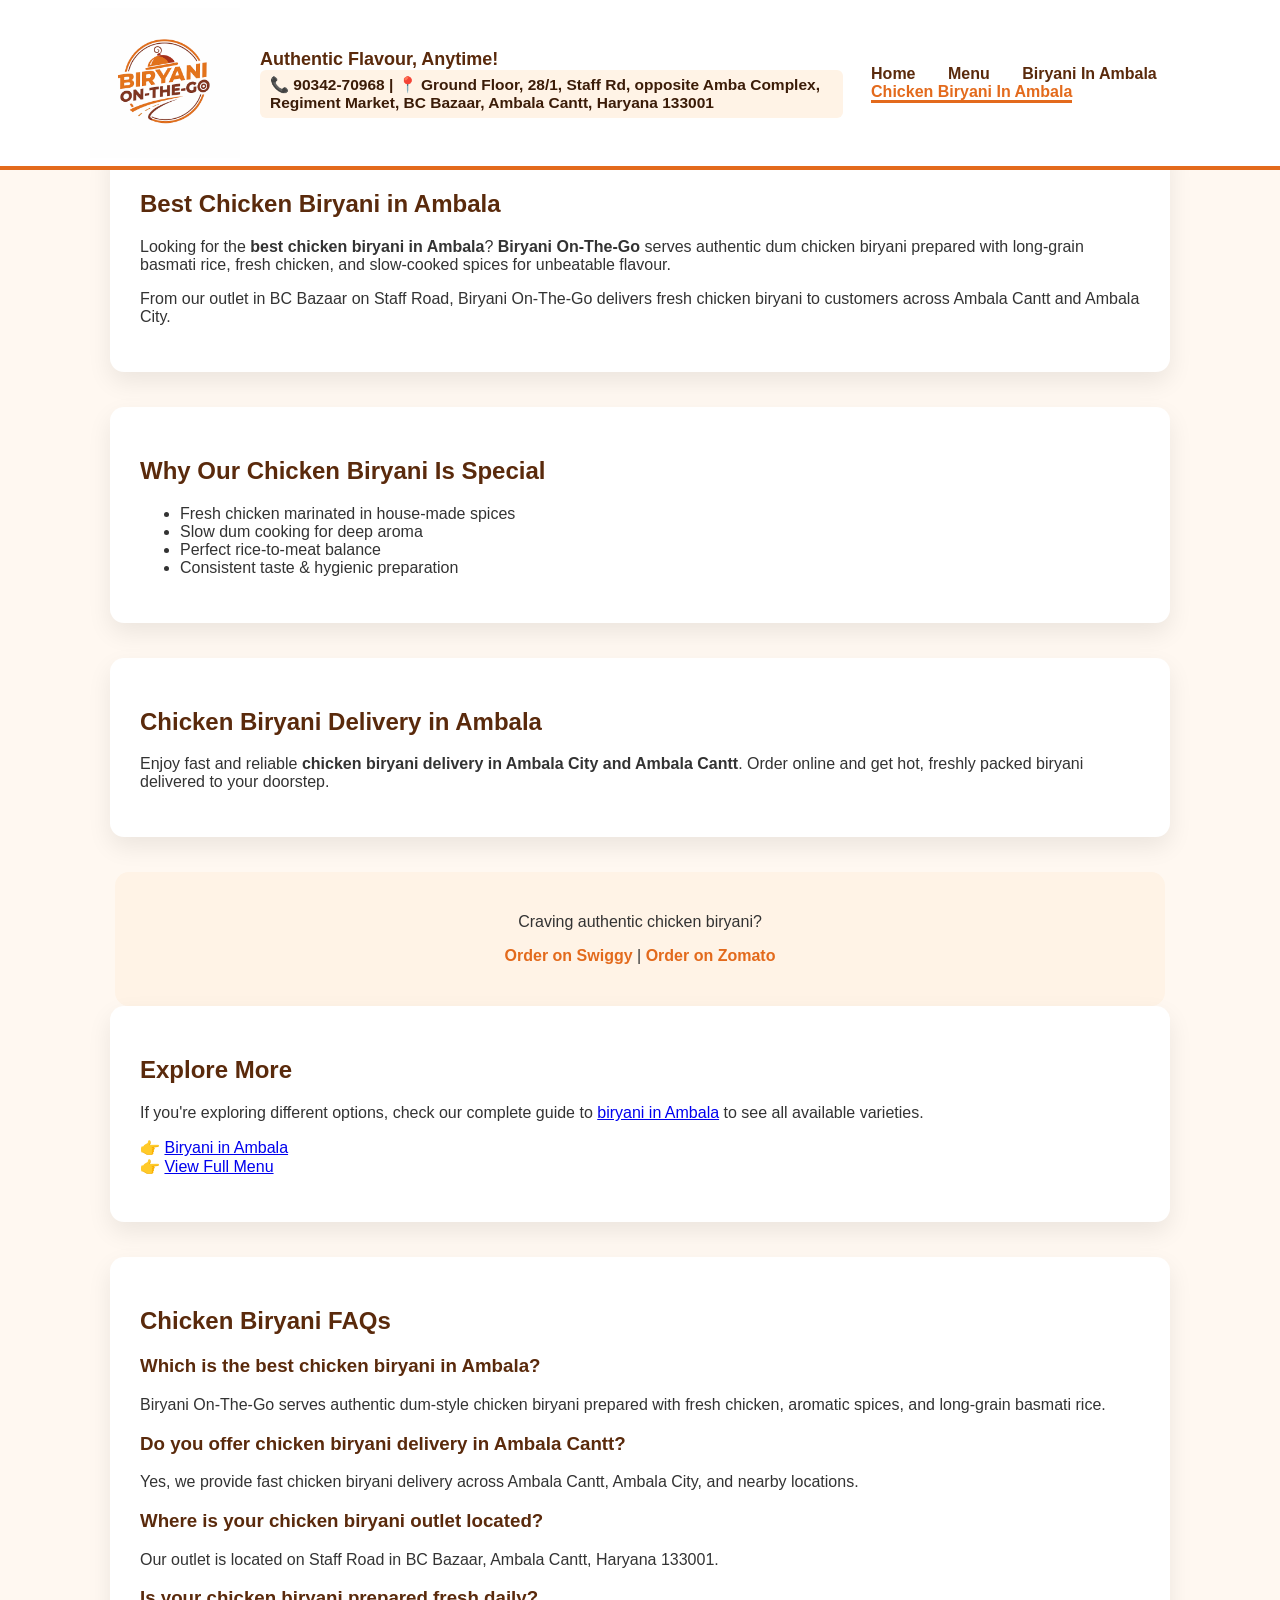
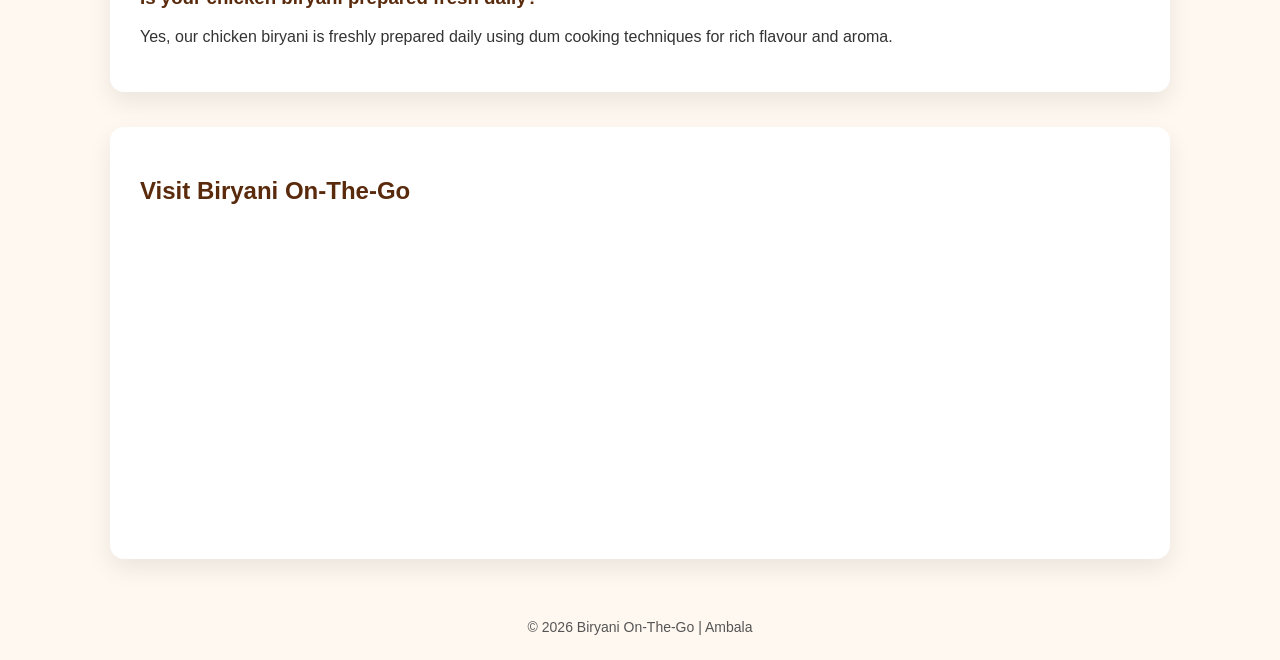
<file: chicken-biryani-in-ambala.html>
<!-- TOTAL LINES: 307 -->
<!DOCTYPE html>
<html lang="en-IN">
<head>
<meta charset="UTF-8">
<meta name="viewport" content="width=device-width, initial-scale=1.0">

<title>Best Chicken Biryani in Ambala – Fresh Dum Style | Biryani On-The-Go</title>

<meta name="description" content="Order the best chicken biryani in Ambala from Biryani On-The-Go. Authentic dum chicken biryani made with basmati rice, rich spices & fast delivery in Ambala City and Ambala Cantt.">
<link rel="canonical" href="https://www.biryanionthego.in/chicken-biryani-in-ambala.html">
<link rel="icon" type="image/png" href="logo.png">

<!-- SOCIAL PREVIEW -->
<meta property="og:type" content="website">
<meta property="og:title" content="Chicken Biryani in Ambala | Biryani On-The-Go">
<meta property="og:description" content="Authentic Dum Chicken Biryani in Ambala. Freshly cooked, aromatic & delivered fast by Biryani On-The-Go.">
<meta property="og:image" content="https://www.biryanionthego.in/logo.png">
<meta property="og:url" content="https://www.biryanionthego.in/chicken-biryani-in-ambala.html">
<meta property="og:site_name" content="Biryani On-The-Go">
<meta name="twitter:card" content="summary_large_image">

<!-- LOCAL BUSINESS SCHEMA -->
<script type="application/ld+json">
{
  "@context": "https://schema.org",
  "@type": "Restaurant",
  "name": "Biryani On-The-Go",
  "image": "https://biryanionthego.in/logo.png",
  "url": "https://www.biryanionthego.in/",
  "telephone": "+91-9034270968",
"address": {
  "@type": "PostalAddress",
  "streetAddress": "Ground Floor, 28/1, Staff Rd, opposite Amba Complex, Regiment Market, BC Bazaar",
  "addressLocality": "Ambala Cantt",
  "addressRegion": "Haryana",
  "postalCode": "133001",
  "addressCountry": "IN"
},
"servesCuisine": "Chicken Biryani",
"priceRange": "₹₹",

"geo": {
  "@type": "GeoCoordinates",
  "latitude": "30.348750",
  "longitude": "76.838667"
},

"sameAs": [
  "https://maps.app.goo.gl/kuTEJAHGS1j1XGbo8",
  "https://www.instagram.com/biryanionthegoambala/",
  "https://www.facebook.com/profile.php?id=61585706570533",
  "https://www.zomato.com/ambala/biryani-on-the-go-ambala-locality/order",
  "https://www.swiggy.com/city/ambala/biryani-on-the-go-b-c-bazaar-ambala-cantt-rest1300254"
],

"openingHoursSpecification": [{
  "@type": "OpeningHoursSpecification",
    "dayOfWeek": ["Sunday","Monday","Wednesday","Thursday","Friday","Saturday"],
    "opens": "12:00",
    "closes": "22:00"
  }]
}
</script>

<style>
:root{
  --orange:#e36a1c;
  --dark-brown:#5a2a0c;
  --light-bg:#fff8f1;
}

body{
  margin:0;
  font-family:"Segoe UI", Arial, sans-serif;
  background:var(--light-bg);
  color:#333;
  padding-top:140px;
}

header{
  position:fixed;
  top:0;
  width:100%;
  background:#fff;
  border-bottom:4px solid var(--orange);
  z-index:999;
}

.header-inner{
  max-width:1100px;
  margin:auto;
  padding:8px 15px;
  display:flex;
  justify-content:space-between;
  align-items:center;
}

.brand{
  display:flex;
  gap:20px;
  align-items:center;
}

header img{
  max-width:150px;
}

.tagline{
  font-size:18px;
  font-weight:bold;
  color:var(--dark-brown);
}

.header-contact{
  font-size:15.5px;
  font-weight:600;
  color:#3b1c08;
  background:#fff3e6;
  padding:6px 10px;
  border-radius:6px;
}

.header-contact a{
  color:#3b1c08;
  text-decoration:none;
}

nav a{
  margin-left:28px;
  text-decoration:none;
  font-weight:600;
  color:var(--dark-brown);
}

nav a.active{
  color:var(--orange);
  border-bottom:3px solid var(--orange);
}

section{
  max-width:1000px;
  margin:auto;
  padding:35px 15px;
}

h1,h2,h3{
  color:var(--dark-brown);
}

.card{
  background:#fff;
  padding:30px;
  border-radius:14px;
  box-shadow:0 10px 25px rgba(0,0,0,.08);
  margin-bottom:35px;
}

.cta{
  text-align:center;
  background:#fff3e6;
  padding:25px;
  border-radius:14px;
}

.cta a{
  font-weight:bold;
  color:var(--orange);
  text-decoration:none;
}

footer{
  text-align:center;
  padding:25px;
  font-size:14px;
  color:#555;
}

@media(max-width:768px){
  body{padding-top:230px;}
  .header-inner{flex-direction:column;text-align:center;}
  .brand{flex-direction:column;}
}
</style>
</head>

<body>

<header>
  <div class="header-inner">
    <div class="brand">
      <img src="logo.png" alt="Biryani On-The-Go Logo">
      <div>
        <div class="tagline">Authentic Flavour, Anytime!</div>
       <div class="header-contact">
  <a href="tel:9034270968">📞 90342-70968</a> |
  <a href="https://maps.google.com/?q=Ground+Floor+28/1+Staff+Rd+opposite+Amba+Complex+Regiment+Market+BC+Bazaar+Ambala+Cantt+Haryana+133001" target="_blank">
    📍 Ground Floor, 28/1, Staff Rd, opposite Amba Complex, Regiment Market, BC Bazaar, Ambala Cantt, Haryana 133001
  </a>
</div>
      </div>
    </div>

    <nav>
      <a href="/">Home</a>
      <a href="Menu.html">Menu</a>
      <a href="biryani-in-ambala.html">Biryani In Ambala</a>
      <a href="chicken-biryani-in-ambala.html" class="active">Chicken Biryani In Ambala</a>
      
    </nav>
  </div>
</header>

<section class="card">
  <h1>Best Chicken Biryani in Ambala</h1>
  <p>
    Looking for the <strong>best chicken biryani in Ambala</strong>?  
    <strong>Biryani On-The-Go</strong> serves authentic dum chicken biryani prepared with long-grain basmati rice,
    fresh chicken, and slow-cooked spices for unbeatable flavour.
  </p>

  <p>
From our outlet in BC Bazaar on Staff Road, Biryani On-The-Go delivers fresh chicken biryani to customers across Ambala Cantt and Ambala City.
</p>
  
</section>

<section class="card">
  <h2>Why Our Chicken Biryani Is Special</h2>
  <ul>
    <li>Fresh chicken marinated in house-made spices</li>
    <li>Slow dum cooking for deep aroma</li>
    <li>Perfect rice-to-meat balance</li>
    <li>Consistent taste & hygienic preparation</li>
  </ul>
</section>

<section class="card">
  <h2>Chicken Biryani Delivery in Ambala</h2>
  <p>
    Enjoy fast and reliable <strong>chicken biryani delivery in Ambala City and Ambala Cantt</strong>.
    Order online and get hot, freshly packed biryani delivered to your doorstep.
  </p>
</section>

<section class="cta">
  <p>Craving authentic chicken biryani?</p>
  <p>
    <a href="https://www.swiggy.com/city/ambala/biryani-on-the-go-b-c-bazaar-ambala-cantt-rest1300254" target="_blank">Order on Swiggy</a> |
    <a href="https://www.zomato.com/ambala/biryani-on-the-go-ambala-locality/order" target="_blank">Order on Zomato</a>
  </p>
</section>

<section class="card">
  <h2>Explore More</h2>
<p>
If you're exploring different options, check our complete guide to 
<a href="biryani-in-ambala.html">biryani in Ambala</a> to see all available varieties.
</p>

<p>
👉 <a href="biryani-in-ambala.html">Biryani in Ambala</a><br>
👉 <a href="Menu.html">View Full Menu</a>
</p>
</section>
<section class="card">
  <h2>Chicken Biryani FAQs</h2>

  <h3>Which is the best chicken biryani in Ambala?</h3>
  <p>
    Biryani On-The-Go serves authentic dum-style chicken biryani prepared with fresh chicken, aromatic spices, and long-grain basmati rice.
  </p>

  <h3>Do you offer chicken biryani delivery in Ambala Cantt?</h3>
  <p>
    Yes, we provide fast chicken biryani delivery across Ambala Cantt, Ambala City, and nearby locations.
  </p>

  <h3>Where is your chicken biryani outlet located?</h3>
  <p>
    Our outlet is located on Staff Road in BC Bazaar, Ambala Cantt, Haryana 133001.
  </p>

  <h3>Is your chicken biryani prepared fresh daily?</h3>
  <p>
    Yes, our chicken biryani is freshly prepared daily using dum cooking techniques for rich flavour and aroma.
  </p>
</section>
  
<section class="card">
  <h2>Visit Biryani On-The-Go</h2>
  <iframe 
   src="https://www.google.com/maps?q=30.348750,76.838667&hl=en&z=16&output=embed"
    width="100%" height="300" style="border:0;" loading="lazy">
  </iframe>
</section>

<footer>
  © 2026 Biryani On-The-Go | Ambala
</footer>
<script type="application/ld+json">
{
  "@context":"https://schema.org",
  "@type":"FAQPage",
  "mainEntity":[
    {
      "@type":"Question",
      "name":"Which is the best chicken biryani in Ambala?",
      "acceptedAnswer":{
        "@type":"Answer",
        "text":"Biryani On-The-Go serves authentic dum-style chicken biryani prepared with fresh chicken, aromatic spices, and long-grain basmati rice."
      }
    },
    {
      "@type":"Question",
      "name":"Do you offer chicken biryani delivery in Ambala Cantt?",
      "acceptedAnswer":{
        "@type":"Answer",
        "text":"Yes, we provide fast chicken biryani delivery across Ambala Cantt, Ambala City, and nearby locations."
      }
    },
    {
      "@type":"Question",
      "name":"Where is your chicken biryani outlet located?",
      "acceptedAnswer":{
        "@type":"Answer",
        "text":"Our outlet is located on Staff Road in BC Bazaar, Ambala Cantt, Haryana 133001."
      }
    },
    {
      "@type":"Question",
      "name":"Is your chicken biryani prepared fresh daily?",
      "acceptedAnswer":{
        "@type":"Answer",
        "text":"Yes, our chicken biryani is freshly prepared daily using dum cooking techniques for rich flavour and aroma."
      }
    }
  ]
}
</script>
</body>
</html>
</file>
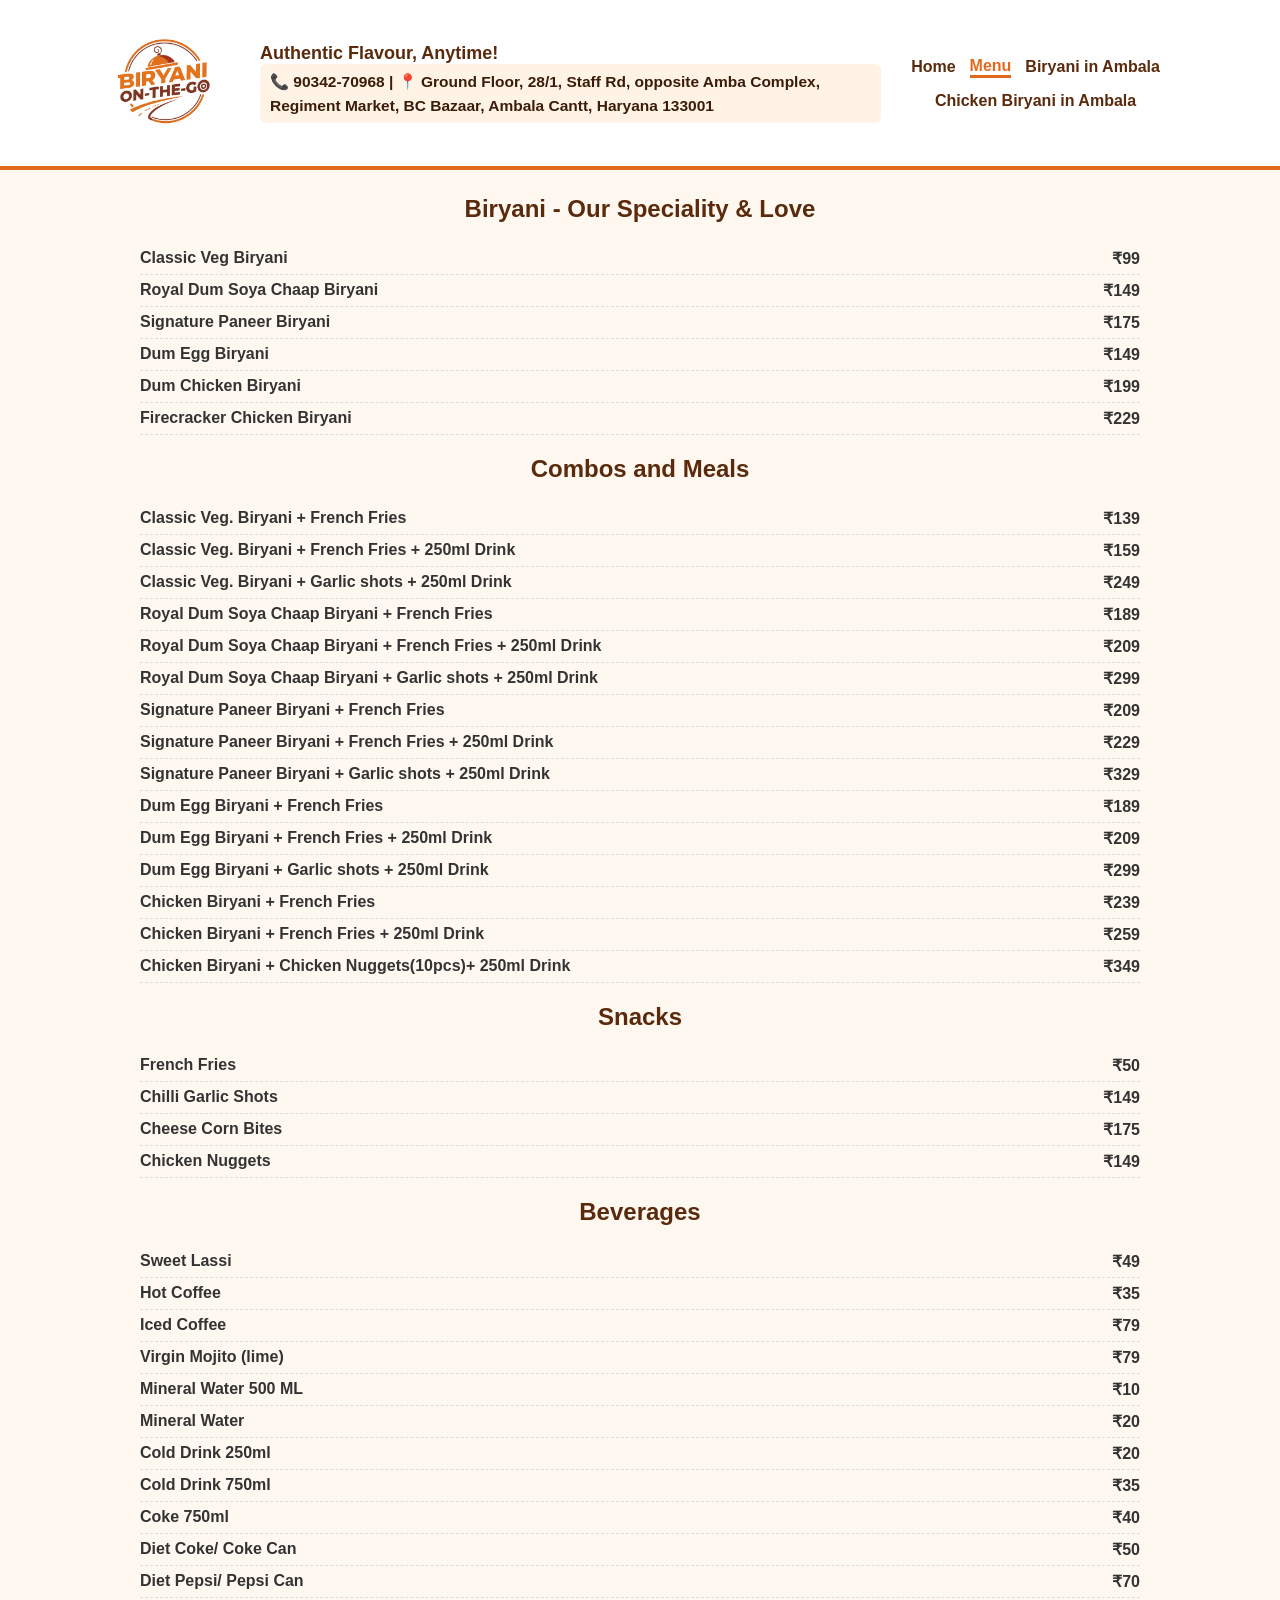
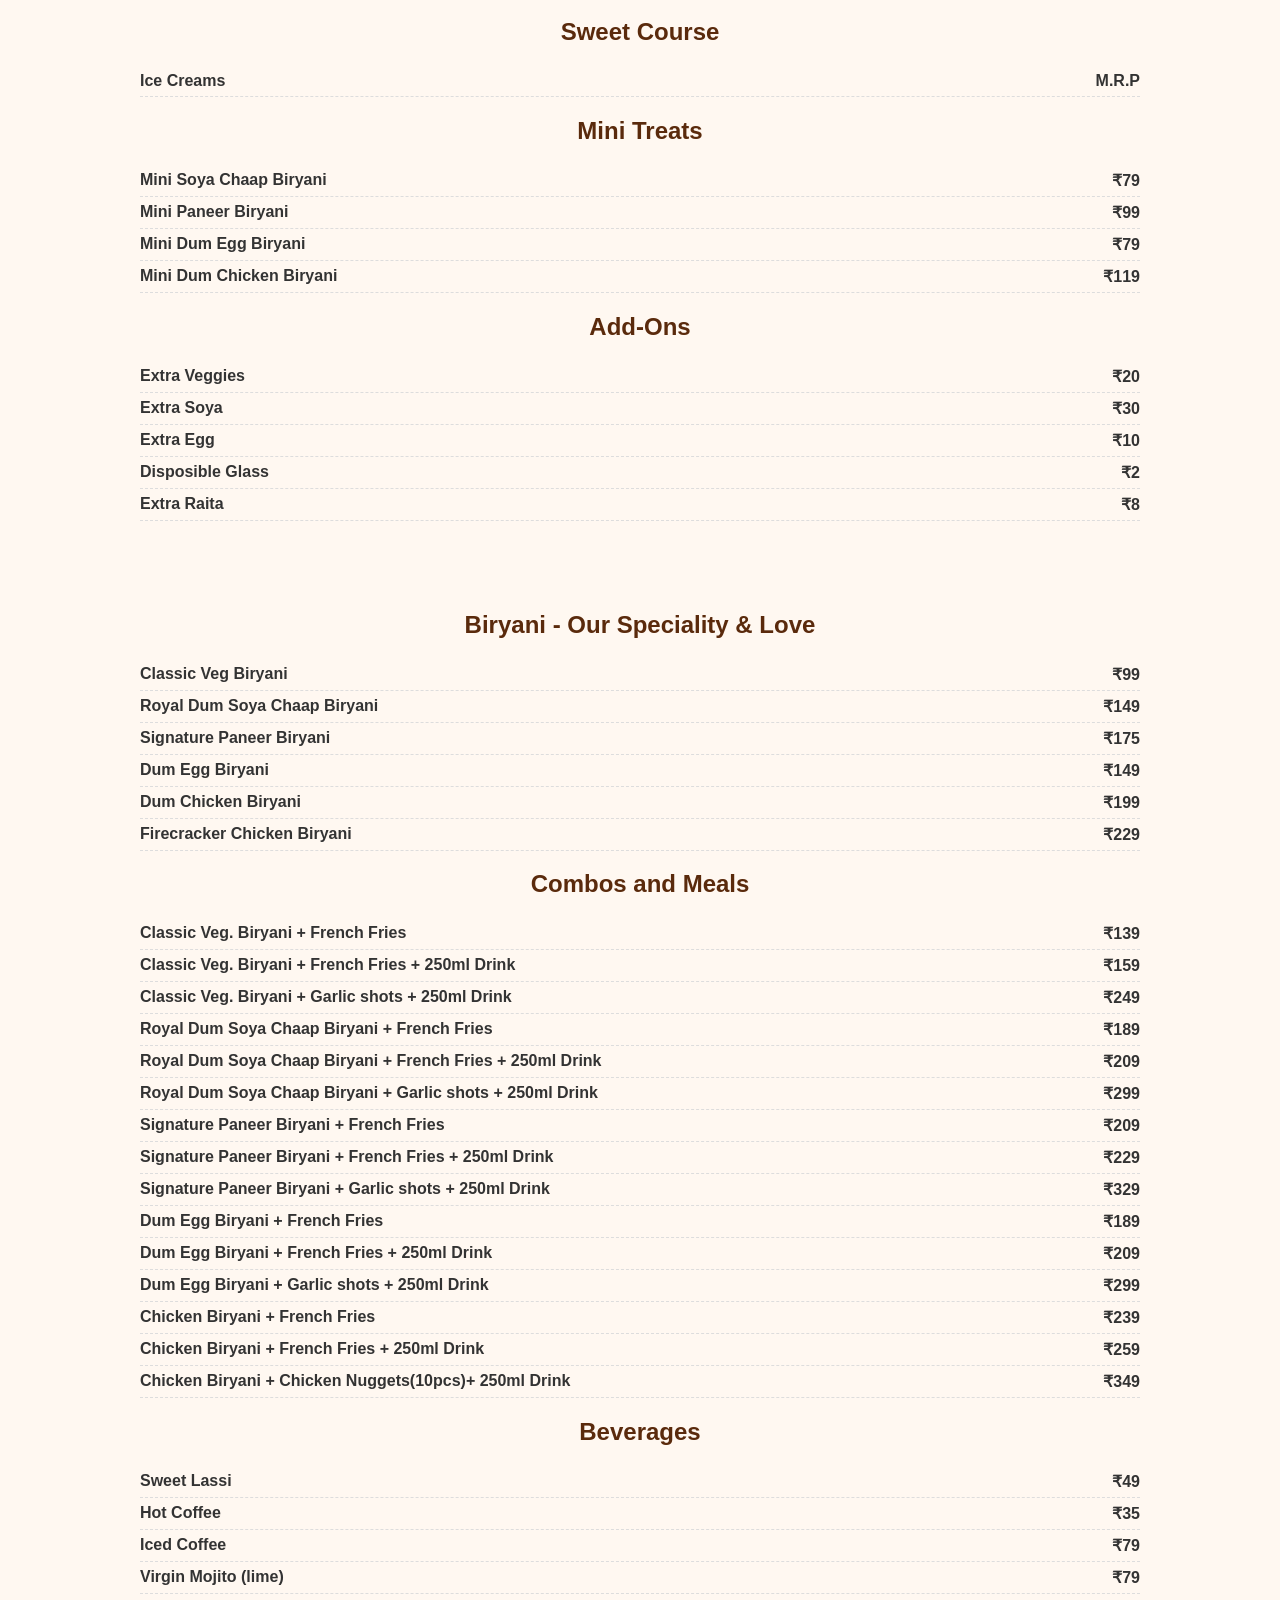
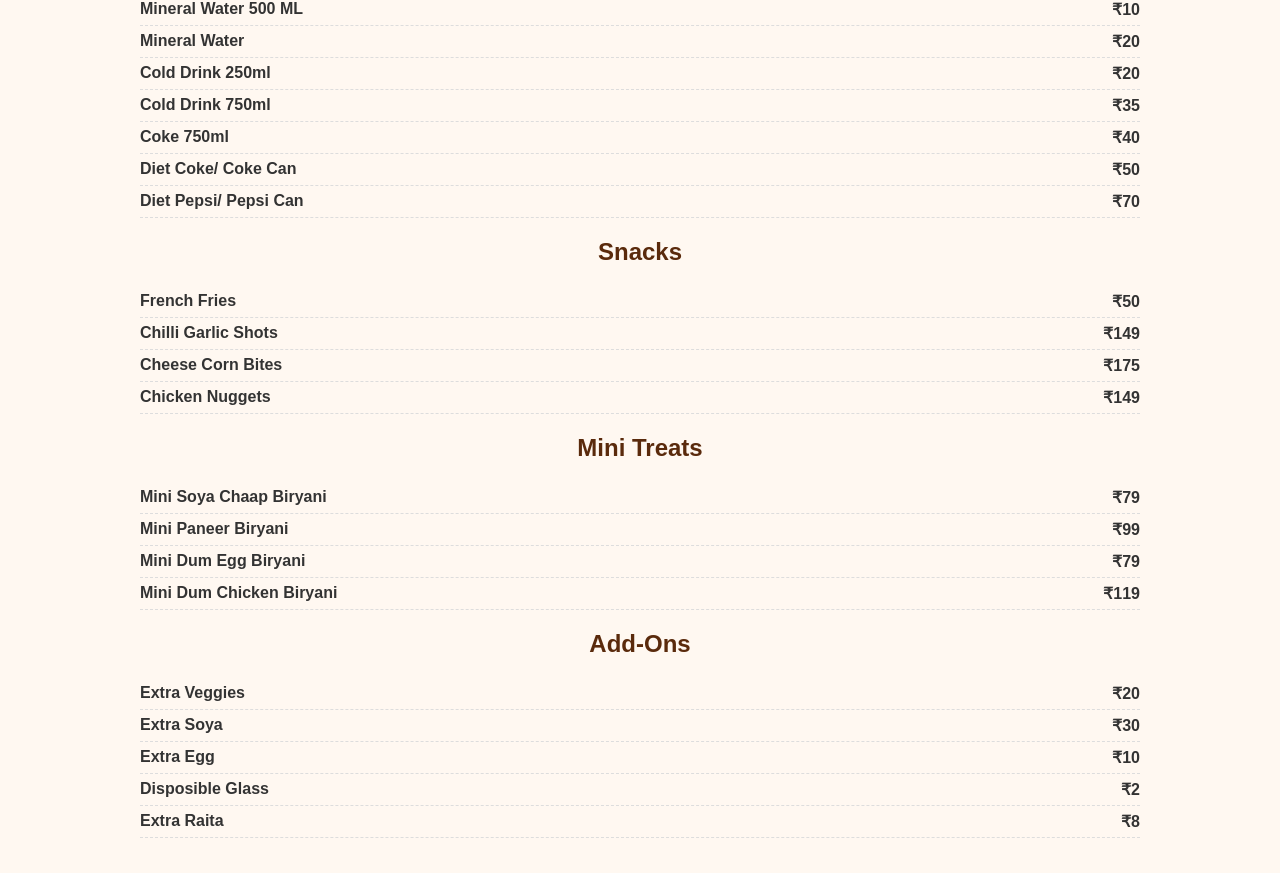
<file: Menu.html>
<!DOCTYPE html>
<html lang="en-IN">
<head>
 
<meta charset="UTF-8">
<meta name="viewport" content="width=device-width, initial-scale=1.0">
<title>Biryani On-The-Go | Menu</title>
 <link rel="canonical" href="https://www.biryanionthego.in/Menu.html">
<link rel="icon" type="image/png" href="logo.png">

<!-- ✅ SOCIAL PREVIEW / WHATSAPP CARD TAGS -->
<meta property="og:type" content="website">
<meta property="og:title" content="Biryani On-The-Go | Menu">
<meta property="og:description" content="📞 90342-70968 | Authentic Dum Biryani, Snacks & Beverages in Ambala Cantt">
<meta property="og:image" content="https://www.biryanionthego.in/logo.png">
<meta property="og:url" content="https://www.biryanionthego.in/Menu.html">
<meta property="og:site_name" content="Biryani On-The-Go">
<meta name="twitter:card" content="summary_large_image">

<!-- Master LocalBusiness Schema for Biryani On-The-Go -->
<script type="application/ld+json">
{
  "@context": "https://schema.org",
  "@type": "Restaurant",
  "name": "Biryani On-The-Go",
  "image": "https://biryanionthego.in/logo.png",
  "url": "https://www.biryanionthego.in/",
  "telephone": "+91-9034270968",
 "address": {
  "@type": "PostalAddress",
  "streetAddress": "Ground Floor, 28/1, Staff Rd, opposite Amba Complex, Regiment Market, BC Bazaar",
  "addressLocality": "Ambala Cantt",
  "addressRegion": "Haryana",
  "postalCode": "133001",
  "addressCountry": "IN"
},
  "geo": {
    "@type": "GeoCoordinates",
    "latitude": "30.348750",
    "longitude": "76.838667"
  },
  "servesCuisine": "Biryani",
  "priceRange": "₹₹",
  "openingHoursSpecification": [{
    "@type": "OpeningHoursSpecification",
    "dayOfWeek": ["Sunday","Monday","Wednesday","Thursday","Friday","Saturday"],
    "opens": "12:00",
    "closes": "22:00"
  }],
  "sameAs": [
    "https://maps.app.goo.gl/kuTEJAHGS1j1XGbo8",
    "https://www.instagram.com/biryanionthegoambala/",
    "https://www.facebook.com/profile.php?id=61585706570533",
    "https://www.zomato.com/ambala/biryani-on-the-go-ambala-locality/order",
    "https://www.swiggy.com/city/ambala/biryani-on-the-go-b-c-bazaar-ambala-cantt-rest1300254"
  ]
}
</script>


<style>
:root {
  --orange:#e36a1c;
  --dark-brown:#5a2a0c;
  --light-bg:#fff8f1;
}

body {
  margin:0;
  font-family:"Segoe UI", Arial, sans-serif;
  background:var(--light-bg);
  color:#333;
  padding-top:140px;
}

header {
  position:fixed;
  top:0;
  width:100%;
  background:#fff;
  border-bottom:4px solid var(--orange);
  z-index:999;
}

.header-inner {
  max-width:1100px;
  margin:auto;
  padding:8px 15px;
  display:flex;
  justify-content:space-between;
  align-items:center;
}

.brand {
  display:flex;
  gap:20px;
  align-items:center;
}

header img {
  max-width:150px;
}

.tagline {
  font-size:18px;
  font-weight:bold;
  color:var(--dark-brown);
}

.header-contact {
  font-size:15.5px;
  font-weight:600;
  color:#3b1c08;
  background:#fff3e6;
  padding:6px 10px;
  border-radius:6px;
}

.header-contact a {
  color:#3b1c08;
  text-decoration:none;
}

nav a {
  margin-left:28px;
  text-decoration:none;
  font-weight:600;
  color:var(--dark-brown);
}

nav a.active {
  color:var(--orange);
  border-bottom:3px solid var(--orange);
}

@media(max-width:768px){
  body{
    padding-top:290px;
  }

  .header-inner{
    flex-direction:column;
    text-align:center;
  }

  .brand{
    flex-direction:column;
  }
}

  .tagline {
    font-size:15px;
  }

  .header-contact {
    font-size:15px;
    line-height:1.5;
  }

  nav a {
    margin:0 12px;
  }
}

section {
  max-width:1000px;
  margin:auto;
  padding:35px 15px;
}

h2 {
  text-align:center;
  color:var(--dark-brown);
}

.menu-item {
  display:flex;
  justify-content:space-between;
  padding:6px 0;
  border-bottom:1px dashed #ddd;
}

.sub-item {
  margin-left:15px;
  font-size:14px;
}
</style>
</head>

<body>

<header>
  <div class="header-inner">
    <div class="brand">
      <img src="logo.png" alt="Biryani On-The-Go Logo">
      <div>
        <div class="tagline">Authentic Flavour, Anytime!</div>
       <div class="header-contact">
  <a href="tel:9034270968">📞 90342-70968</a> |
  <a href="https://maps.google.com/?q=Ground+Floor+28/1+Staff+Rd+opposite+Amba+Complex+Regiment+Market+BC+Bazaar+Ambala+Cantt+Haryana+133001" target="_blank">
    📍 Ground Floor, 28/1, Staff Rd, opposite Amba Complex, Regiment Market, BC Bazaar, Ambala Cantt, Haryana 133001
  </a>
</div>
      </div>
    </div>

    <nav>
      <a href="/">Home</a>
      <a href="Menu.html" class="active">Menu</a>
      <a href="biryani-in-ambala.html">Biryani in Ambala</a>
      <a href="chicken-biryani-in-ambala.html">Chicken Biryani in Ambala</a>
    </nav>
  </div>
</header>

<section>
<div id="menu-content">

<h2>Biryani - Our Speciality & Love</h2>

<div class="menu-item"><strong>Classic Veg Biryani </strong><strong>₹99</strong></div>
<div class="menu-item"><strong>Royal Dum Soya Chaap Biryani</strong><strong>₹149</strong></div>  
<div class="menu-item"><strong>Signature Paneer Biryani</strong><strong>₹175</strong></div>
<div class="menu-item"><strong>Dum Egg Biryani</strong><strong>₹149</strong></div>  
<div class="menu-item"><strong>Dum Chicken Biryani</strong><strong>₹199</strong></div>
<div class="menu-item"><strong>Firecracker Chicken Biryani</strong><strong>₹229</strong></div>


  <h2>Combos and Meals</h2>
<div class="menu-item"><strong>Classic Veg. Biryani + French Fries </strong><strong>₹139</strong></div>
<div class="menu-item"><strong>Classic Veg. Biryani + French Fries + 250ml Drink </strong><strong>₹159</strong></div>
<div class="menu-item"><strong>Classic Veg. Biryani + Garlic shots + 250ml Drink </strong><strong>₹249</strong></div>
<div class="menu-item"><strong>Royal Dum Soya Chaap Biryani + French Fries </strong><strong>₹189</strong></div>
<div class="menu-item"><strong>Royal Dum Soya Chaap Biryani + French Fries + 250ml Drink </strong><strong>₹209</strong></div>
<div class="menu-item"><strong>Royal Dum Soya Chaap Biryani + Garlic shots + 250ml Drink </strong><strong>₹299</strong></div> 
<div class="menu-item"><strong>Signature Paneer Biryani + French Fries </strong><strong>₹209</strong></div>
<div class="menu-item"><strong>Signature Paneer Biryani + French Fries + 250ml Drink </strong><strong>₹229</strong></div>
<div class="menu-item"><strong>Signature Paneer Biryani + Garlic shots + 250ml Drink </strong><strong>₹329</strong></div>
<div class="menu-item"><strong>Dum Egg Biryani + French Fries </strong><strong>₹189</strong></div>
<div class="menu-item"><strong>Dum Egg Biryani + French Fries + 250ml Drink </strong><strong>₹209</strong></div>
<div class="menu-item"><strong>Dum Egg Biryani + Garlic shots + 250ml Drink </strong><strong>₹299</strong></div> 
<div class="menu-item"><strong>Chicken Biryani + French Fries </strong><strong>₹239</strong></div>
<div class="menu-item"><strong>Chicken Biryani + French Fries + 250ml Drink </strong><strong>₹259</strong></div>
<div class="menu-item"><strong>Chicken Biryani + Chicken Nuggets(10pcs)+ 250ml Drink </strong><strong>₹349</strong></div>

 

<h2>Snacks</h2>
<div class="menu-item"><strong>French Fries</strong><strong>₹50</strong></div>
<div class="menu-item"><strong>Chilli Garlic Shots</strong><strong>₹149</strong></div>
<div class="menu-item"><strong>Cheese Corn Bites</strong><strong>₹175</strong></div>
<div class="menu-item"><strong>Chicken Nuggets</strong><strong>₹149</strong></div>

    <h2>Beverages</h2>
<div class="menu-item"><strong>Sweet Lassi </strong><strong>₹49</strong></div>
<div class="menu-item"><strong>Hot Coffee</strong><strong>₹35</strong></div>
 <div class="menu-item"><strong>Iced Coffee</strong><strong>₹79</strong></div>
 <div class="menu-item"><strong>Virgin Mojito (lime) </strong><strong>₹79</strong></div>
 <div class="menu-item"><strong>Mineral Water 500 ML </strong><strong>₹10</strong></div>
<div class="menu-item"><strong>Mineral Water</strong><strong>₹20</strong></div>
<div class="menu-item"><strong>Cold Drink 250ml</strong><strong>₹20</strong></div>
<div class="menu-item"><strong>Cold Drink 750ml</strong><strong>₹35</strong></div>
 <div class="menu-item"><strong>Coke 750ml</strong><strong>₹40</strong></div>
<div class="menu-item"><strong>Diet Coke/ Coke Can </strong><strong>₹50</strong></div>
 <div class="menu-item"><strong>Diet Pepsi/ Pepsi Can </strong><strong>₹70</strong></div>
 
 <h2>Sweet Course </h2>
<div class="menu-item"><strong>Ice Creams</strong><strong>M.R.P</strong></div>

  <h2>Mini Treats</h2>
<div class="menu-item"><strong>Mini Soya Chaap Biryani</strong><strong>₹79</strong></div>
<div class="menu-item"><strong>Mini Paneer Biryani</strong><strong>₹99</strong></div>  
<div class="menu-item"><strong>Mini Dum Egg Biryani</strong><strong>₹79</strong></div>
<div class="menu-item"><strong>Mini Dum Chicken Biryani</strong><strong>₹119</strong></div>

  <h2>Add-Ons</h2>
<div class="menu-item"><strong>Extra Veggies </strong><strong>₹20</strong></div>
<div class="menu-item"><strong>Extra Soya </strong><strong>₹30</strong></div>
 <div class="menu-item"><strong>Extra Egg </strong><strong>₹10</strong></div>
<div class="menu-item"><strong>Disposible Glass</strong><strong>₹2</strong></div>
<div class="menu-item"><strong>Extra Raita</strong><strong>₹8</strong></div>


</div>
</section>


</body>
</html>

<!-- TOTAL LINES: 278 -->

<!DOCTYPE html>
<html lang="en-IN">
<head>
 
<meta charset="UTF-8">
<meta name="viewport" content="width=device-width, initial-scale=1.0">
<title>Biryani On-The-Go | Menu</title>
 <link rel="canonical" href="https://www.biryanionthego.in/Menu.html">
<link rel="icon" type="image/png" href="logo.png">

<!-- ✅ SOCIAL PREVIEW / WHATSAPP CARD TAGS -->
<meta property="og:type" content="website">
<meta property="og:title" content="Biryani On-The-Go | Menu">
<meta property="og:description" content="📞 90342-70968 | Authentic Dum Biryani, Snacks & Beverages in Ambala Cantt">
<meta property="og:image" content="https://www.biryanionthego.in/logo.png">
<meta property="og:url" content="https://www.biryanionthego.in/Menu.html">
<meta property="og:site_name" content="Biryani On-The-Go">
<meta name="twitter:card" content="summary_large_image">

<!-- Master LocalBusiness Schema for Biryani On-The-Go -->
<script type="application/ld+json">
{
  "@context": "https://schema.org",
  "@type": "Restaurant",
  "name": "Biryani On-The-Go",
  "image": "https://biryanionthego.in/logo.png",
  "url": "https://www.biryanionthego.in/",
  "telephone": "+91-9034270968",
 "address": {
  "@type": "PostalAddress",
  "streetAddress": "Ground Floor, 28/1, Staff Rd, opposite Amba Complex, Regiment Market, BC Bazaar",
  "addressLocality": "Ambala Cantt",
  "addressRegion": "Haryana",
  "postalCode": "133001",
  "addressCountry": "IN"
},
  "geo": {
    "@type": "GeoCoordinates",
    "latitude": "30.348750",
    "longitude": "76.838667"
  },
  "servesCuisine": "Biryani",
  "priceRange": "₹₹",
  "openingHoursSpecification": [{
    "@type": "OpeningHoursSpecification",
    "dayOfWeek": ["Sunday","Monday","Wednesday","Thursday","Friday","Saturday"],
    "opens": "12:00",
    "closes": "22:00"
  }],
  "sameAs": [
    "https://maps.app.goo.gl/kuTEJAHGS1j1XGbo8",
    "https://www.instagram.com/biryanionthegoambala/",
    "https://www.facebook.com/profile.php?id=61585706570533",
    "https://www.zomato.com/ambala/biryani-on-the-go-ambala-locality/order",
    "https://www.swiggy.com/city/ambala/biryani-on-the-go-b-c-bazaar-ambala-cantt-rest1300254"
  ]
}
</script>


<style>
:root {
  --orange:#e36a1c;
  --dark-brown:#5a2a0c;
  --light-bg:#fff8f1;
}

body {
  margin:0;
  font-family:"Segoe UI", Arial, sans-serif;
  background:var(--light-bg);
  color:#333;
  padding-top:140px;
}

header {
  position:fixed;
  top:0;
  width:100%;
  background:#fff;
  border-bottom:4px solid var(--orange);
  z-index:999;
}

.header-inner {
  max-width:1100px;
  margin:auto;
  padding:8px 15px;
  display:flex;
  justify-content:space-between;
  align-items:center;
}

.brand {
  display:flex;
  gap:20px;
  align-items:center;
}

header img {
  max-width:150px;
}

.tagline {
  font-size:18px;
  font-weight:bold;
  color:var(--dark-brown);
}

.header-contact {
  font-size:15.5px;
  font-weight:600;
  color:#3b1c08;
  background:#fff3e6;
  padding:6px 10px;
  border-radius:6px;
}

.header-contact a {
  color:#3b1c08;
  text-decoration:none;
}

nav {
  display:flex;
  flex-wrap:wrap;
  justify-content:center;
  align-items:center;
  gap:14px;
}

nav a {
  margin:0;
  text-decoration:none;
  font-weight:600;
  color:var(--dark-brown);
  white-space:nowrap;
}

nav a.active {
  color:var(--orange);
  border-bottom:3px solid var(--orange);
}

@media(max-width:768px){
  body{
    padding-top:290px;
  }

  .header-inner{
    flex-direction:column;
    text-align:center;
  }

  .brand{
    flex-direction:column;
  }

  .tagline {
    font-size:15px;
  }

  .header-contact {
    font-size:15px;
    line-height:1.5;
  }

  nav {
    margin-top:12px;
    gap:10px;
  }

  nav a {
    margin:0;
  }
}

section {
  max-width:1000px;
  margin:auto;
  padding:35px 15px;
}

h2 {
  text-align:center;
  color:var(--dark-brown);
}

.menu-item {
  display:flex;
  justify-content:space-between;
  padding:6px 0;
  border-bottom:1px dashed #ddd;
}

.sub-item {
  margin-left:15px;
  font-size:14px;
}
</style>
</head>

<body>

<header>
  <div class="header-inner">
    <div class="brand">
      <img src="logo.png" alt="Biryani On-The-Go Logo">
      <div>
        <div class="tagline">Authentic Flavour, Anytime!</div>
       <div class="header-contact">
  <a href="tel:9034270968">📞 90342-70968</a> |
  <a href="https://maps.google.com/?q=Ground+Floor+28/1+Staff+Rd+opposite+Amba+Complex+Regiment+Market+BC+Bazaar+Ambala+Cantt+Haryana+133001" target="_blank">
    📍 Ground Floor, 28/1, Staff Rd, opposite Amba Complex, Regiment Market, BC Bazaar, Ambala Cantt, Haryana 133001
  </a>
</div>
      </div>
    </div>

    <nav>
      <a href="/">Home</a>
      <a href="Menu.html" class="active">Menu</a>
      <a href="biryani-in-ambala.html">Biryani in Ambala</a>
      <a href="chicken-biryani-in-ambala.html">Chicken Biryani in Ambala</a>
    </nav>
  </div>
</header>

<section>
<div id="menu-content">

<h2>Biryani - Our Speciality & Love</h2>

<div class="menu-item"><strong>Classic Veg Biryani </strong><strong>₹99</strong></div>
<div class="menu-item"><strong>Royal Dum Soya Chaap Biryani</strong><strong>₹149</strong></div>  
<div class="menu-item"><strong>Signature Paneer Biryani</strong><strong>₹175</strong></div>
<div class="menu-item"><strong>Dum Egg Biryani</strong><strong>₹149</strong></div>  
<div class="menu-item"><strong>Dum Chicken Biryani</strong><strong>₹199</strong></div>
<div class="menu-item"><strong>Firecracker Chicken Biryani</strong><strong>₹229</strong></div>



  <h2>Combos and Meals</h2>
<div class="menu-item"><strong>Classic Veg. Biryani + French Fries </strong><strong>₹139</strong></div>
<div class="menu-item"><strong>Classic Veg. Biryani + French Fries + 250ml Drink </strong><strong>₹159</strong></div>
<div class="menu-item"><strong>Classic Veg. Biryani + Garlic shots + 250ml Drink </strong><strong>₹249</strong></div>
<div class="menu-item"><strong>Royal Dum Soya Chaap Biryani + French Fries </strong><strong>₹189</strong></div>
<div class="menu-item"><strong>Royal Dum Soya Chaap Biryani + French Fries + 250ml Drink </strong><strong>₹209</strong></div>
<div class="menu-item"><strong>Royal Dum Soya Chaap Biryani + Garlic shots + 250ml Drink </strong><strong>₹299</strong></div> 
<div class="menu-item"><strong>Signature Paneer Biryani + French Fries </strong><strong>₹209</strong></div>
<div class="menu-item"><strong>Signature Paneer Biryani + French Fries + 250ml Drink </strong><strong>₹229</strong></div>
<div class="menu-item"><strong>Signature Paneer Biryani + Garlic shots + 250ml Drink </strong><strong>₹329</strong></div>
<div class="menu-item"><strong>Dum Egg Biryani + French Fries </strong><strong>₹189</strong></div>
<div class="menu-item"><strong>Dum Egg Biryani + French Fries + 250ml Drink </strong><strong>₹209</strong></div>
<div class="menu-item"><strong>Dum Egg Biryani + Garlic shots + 250ml Drink </strong><strong>₹299</strong></div> 
<div class="menu-item"><strong>Chicken Biryani + French Fries </strong><strong>₹239</strong></div>
<div class="menu-item"><strong>Chicken Biryani + French Fries + 250ml Drink </strong><strong>₹259</strong></div>
<div class="menu-item"><strong>Chicken Biryani + Chicken Nuggets(10pcs)+ 250ml Drink </strong><strong>₹349</strong></div>

    <h2>Beverages</h2>
<div class="menu-item"><strong>Sweet Lassi </strong><strong>₹49</strong></div>
<div class="menu-item"><strong>Hot Coffee</strong><strong>₹35</strong></div>
 <div class="menu-item"><strong>Iced Coffee</strong><strong>₹79</strong></div>
 <div class="menu-item"><strong>Virgin Mojito (lime) </strong><strong>₹79</strong></div>
 <div class="menu-item"><strong>Mineral Water 500 ML </strong><strong>₹10</strong></div>
<div class="menu-item"><strong>Mineral Water</strong><strong>₹20</strong></div>
<div class="menu-item"><strong>Cold Drink 250ml</strong><strong>₹20</strong></div>
<div class="menu-item"><strong>Cold Drink 750ml</strong><strong>₹35</strong></div>
 <div class="menu-item"><strong>Coke 750ml</strong><strong>₹40</strong></div>
<div class="menu-item"><strong>Diet Coke/ Coke Can </strong><strong>₹50</strong></div>
 <div class="menu-item"><strong>Diet Pepsi/ Pepsi Can </strong><strong>₹70</strong></div>

<h2>Snacks</h2>
<div class="menu-item"><strong>French Fries</strong><strong>₹50</strong></div>
<div class="menu-item"><strong>Chilli Garlic Shots</strong><strong>₹149</strong></div>
<div class="menu-item"><strong>Cheese Corn Bites</strong><strong>₹175</strong></div>
<div class="menu-item"><strong>Chicken Nuggets</strong><strong>₹149</strong></div>

  <h2>Mini Treats</h2>
<div class="menu-item"><strong>Mini Soya Chaap Biryani</strong><strong>₹79</strong></div>
<div class="menu-item"><strong>Mini Paneer Biryani</strong><strong>₹99</strong></div>  
<div class="menu-item"><strong>Mini Dum Egg Biryani</strong><strong>₹79</strong></div>
<div class="menu-item"><strong>Mini Dum Chicken Biryani</strong><strong>₹119</strong></div>

  <h2>Add-Ons</h2>
<div class="menu-item"><strong>Extra Veggies </strong><strong>₹20</strong></div>
<div class="menu-item"><strong>Extra Soya </strong><strong>₹30</strong></div>
 <div class="menu-item"><strong>Extra Egg </strong><strong>₹10</strong></div>
<div class="menu-item"><strong>Disposible Glass</strong><strong>₹2</strong></div>
<div class="menu-item"><strong>Extra Raita</strong><strong>₹8</strong></div>


</div>
</section>


</body>
</html>
</file>
